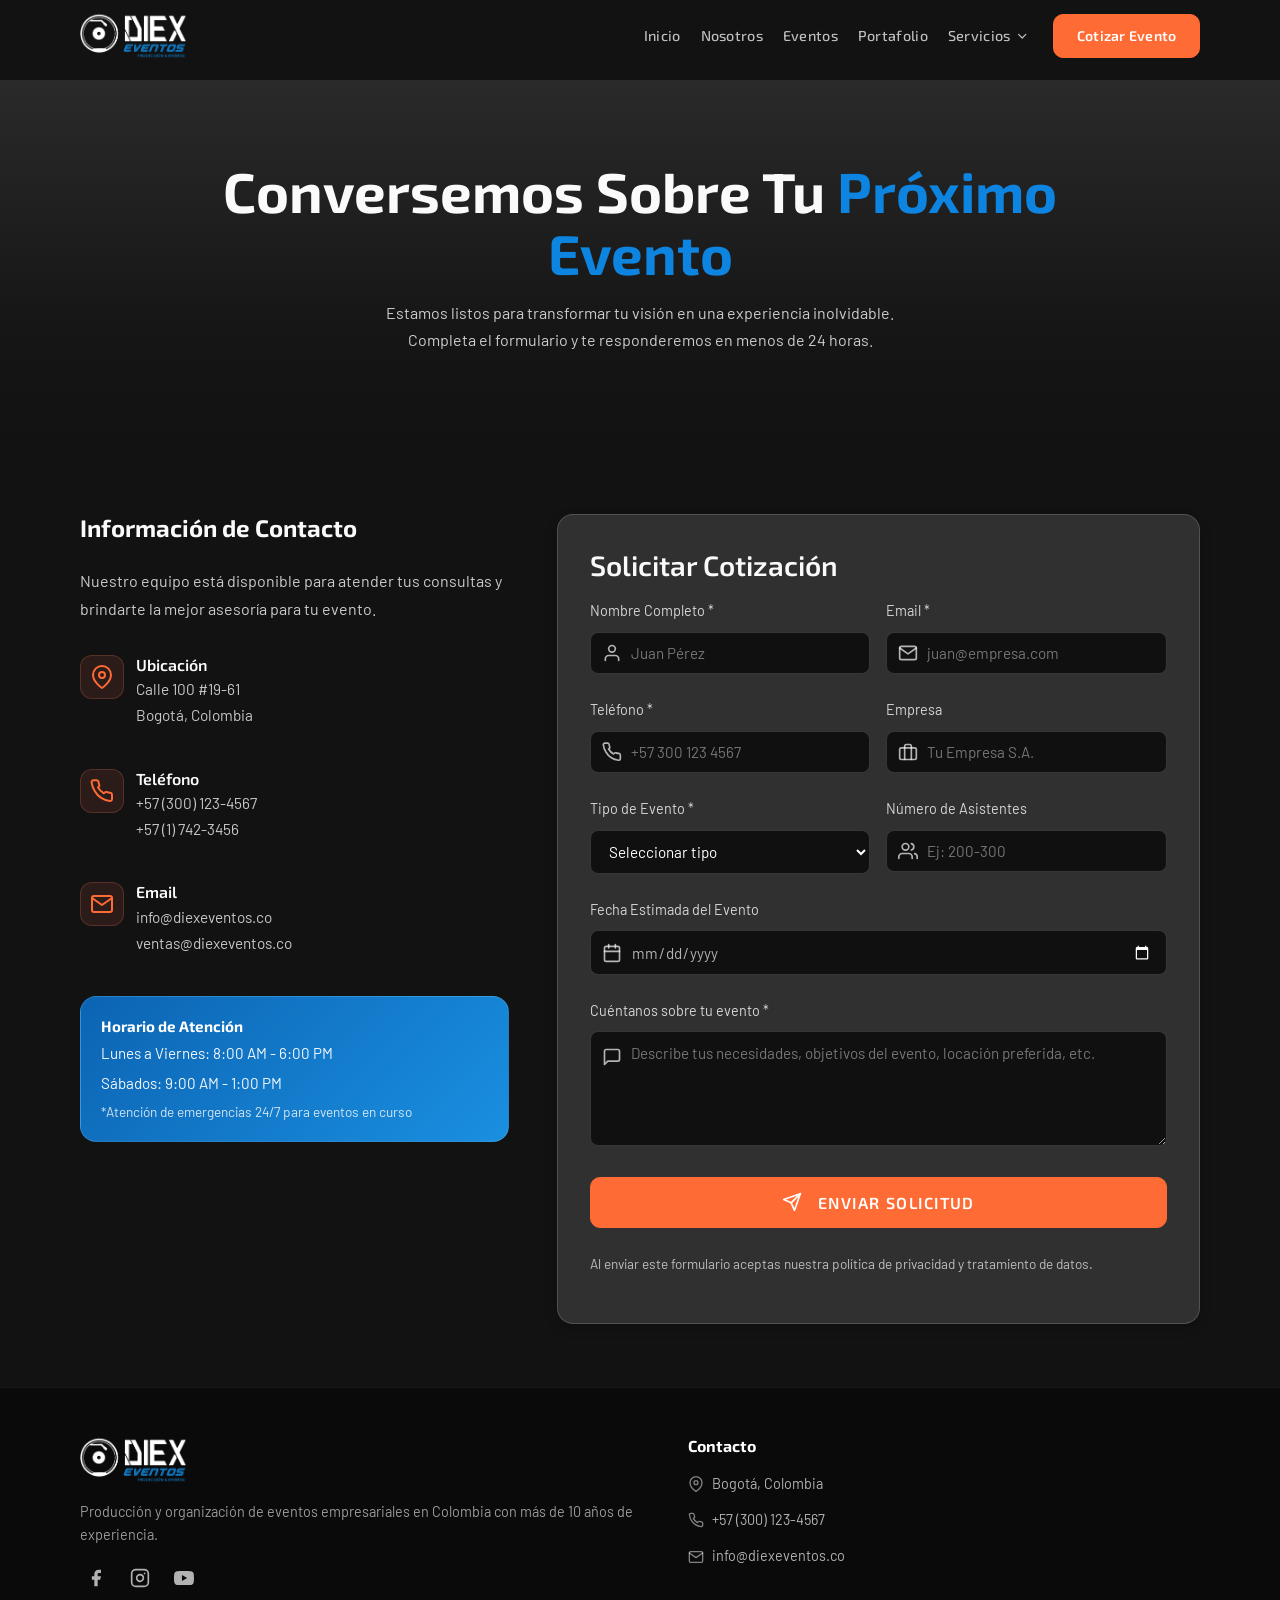
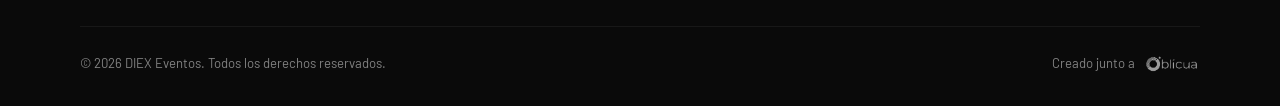
<file: contacto.html>
<!doctype html>
<html lang="es">
  <head>
    <meta charset="UTF-8" />
    <meta name="viewport" content="width=device-width, initial-scale=1.0" />
    <meta
      name="description"
      content="Contacto y cotización de eventos - DIEX Eventos Colombia"
    />
    <title>Contacto - DIEX Eventos</title>
    <link rel="preconnect" href="https://fonts.googleapis.com" />
    <link rel="preconnect" href="https://fonts.gstatic.com" crossorigin />
    <link rel="stylesheet" href="css/style.css" />
    <style>
      .skip-link {
        position: absolute;
        top: -9999px;
        left: var(--space-4);
        background: var(--color-molten-orange);
        color: #fff;
        padding: var(--space-2) var(--space-4);
        border-radius: var(--radius-md);
        z-index: 9999;
        font-weight: 600;
      }
      .skip-link:focus {
        top: var(--space-4);
      }
    </style>
  </head>
  <body>
    <div id="navbar-placeholder"></div>

    <main id="main-content" class="pt-20">
      <!-- HERO -->
      <section
        class="page-hero scroll-anim"
        id="hero-section"
        aria-labelledby="contacto-heading"
      >
        <div
          class="container section-center"
          style="max-width: 56rem; margin-inline: auto"
        >
          <h1 class="section-heading" id="contacto-heading">
            Conversemos Sobre Tu
            <span class="text-primary">Próximo Evento</span>
          </h1>
          <p class="section-subtext">
            Estamos listos para transformar tu visión en una experiencia
            inolvidable. Completa el formulario y te responderemos en menos de
            24 horas.
          </p>
        </div>
      </section>

      <!-- CONTENIDO -->
      <section
        class="py-16 scroll-anim"
        id="content-section"
        aria-label="Información de contacto y formulario"
      >
        <div class="container">
          <div class="contact-grid">
            <!-- Información lateral -->
            <div>
              <h2
                class="section-heading"
                style="font-size: 1.5rem; margin-bottom: var(--space-6)"
              >
                Información de Contacto
              </h2>
              <p
                style="
                  color: rgba(250, 250, 250, 0.8);
                  line-height: 1.75;
                  margin-bottom: var(--space-8);
                "
              >
                Nuestro equipo está disponible para atender tus consultas y
                brindarte la mejor asesoría para tu evento.
              </p>

              <div
                style="
                  display: flex;
                  flex-direction: column;
                  gap: var(--space-6);
                "
              >
                <!-- Ubicación -->
                <div class="contact-info-item">
                  <div class="contact-info-icon" aria-hidden="true">
                    <svg
                      width="24"
                      height="24"
                      viewBox="0 0 24 24"
                      fill="none"
                      stroke="currentColor"
                      stroke-width="2"
                      stroke-linecap="round"
                      stroke-linejoin="round"
                    >
                      <path
                        d="M21 10c0 7-9 13-9 13s-9-6-9-13a9 9 0 0 1 18 0z"
                      />
                      <circle cx="12" cy="10" r="3" />
                    </svg>
                  </div>
                  <div>
                    <h4 class="contact-info-title">Ubicación</h4>
                    <p class="contact-info-text">
                      Calle 100 #19-61<br />Bogotá, Colombia
                    </p>
                  </div>
                </div>

                <!-- Teléfono -->
                <div class="contact-info-item">
                  <div class="contact-info-icon" aria-hidden="true">
                    <svg
                      width="24"
                      height="24"
                      viewBox="0 0 24 24"
                      fill="none"
                      stroke="currentColor"
                      stroke-width="2"
                      stroke-linecap="round"
                      stroke-linejoin="round"
                    >
                      <path
                        d="M22 16.92v3a2 2 0 0 1-2.18 2 19.79 19.79 0 0 1-8.63-3.07A19.5 19.5 0 0 1 4.69 12 19.79 19.79 0 0 1 1.58 3.49 2 2 0 0 1 3.54 1.27h3a2 2 0 0 1 2 1.72c.127.96.361 1.903.7 2.81a2 2 0 0 1-.45 2.11L7.91 8.37a16 16 0 0 0 6 6l.88-.88a2 2 0 0 1 2.11-.45c.907.339 1.85.573 2.81.7A2 2 0 0 1 22 15.92z"
                      />
                    </svg>
                  </div>
                  <div>
                    <h4 class="contact-info-title">Teléfono</h4>
                    <p class="contact-info-text">
                      +57 (300) 123-4567<br />+57 (1) 742-3456
                    </p>
                  </div>
                </div>

                <!-- Email -->
                <div class="contact-info-item">
                  <div class="contact-info-icon" aria-hidden="true">
                    <svg
                      width="24"
                      height="24"
                      viewBox="0 0 24 24"
                      fill="none"
                      stroke="currentColor"
                      stroke-width="2"
                      stroke-linecap="round"
                      stroke-linejoin="round"
                    >
                      <path
                        d="M4 4h16c1.1 0 2 .9 2 2v12c0 1.1-.9 2-2 2H4c-1.1 0-2-.9-2-2V6c0-1.1.9-2 2-2z"
                      />
                      <polyline points="22,6 12,13 2,6" />
                    </svg>
                  </div>
                  <div>
                    <h4 class="contact-info-title">Email</h4>
                    <p class="contact-info-text">
                      info@diexeventos.co<br />ventas@diexeventos.co
                    </p>
                  </div>
                </div>
              </div>

              <!-- Horario -->
              <div
                class="contact-hours-card"
                role="complementary"
                aria-label="Horario de atención"
              >
                <h4>Horario de Atención</h4>
                <p>Lunes a Viernes: 8:00 AM - 6:00 PM</p>
                <p>Sábados: 9:00 AM - 1:00 PM</p>
                <p class="note">
                  *Atención de emergencias 24/7 para eventos en curso
                </p>
              </div>
            </div>

            <!-- Formulario -->
            <div class="contact-form-card">
              <h3>Solicitar Cotización</h3>
              <form
                id="contact-form"
                novalidate
                aria-label="Formulario de cotización"
              >
                <div
                  style="
                    display: flex;
                    flex-direction: column;
                    gap: var(--space-6);
                  "
                >
                  <!-- Fila 1 -->
                  <div class="form-row">
                    <div class="form-group">
                      <label class="form-label" for="name"
                        >Nombre Completo *</label
                      >
                      <div class="form-input-wrap">
                        <svg
                          class="form-input-icon"
                          width="20"
                          height="20"
                          viewBox="0 0 24 24"
                          fill="none"
                          stroke="currentColor"
                          stroke-width="2"
                          stroke-linecap="round"
                          stroke-linejoin="round"
                          aria-hidden="true"
                        >
                          <path d="M20 21v-2a4 4 0 0 0-4-4H8a4 4 0 0 0-4 4v2" />
                          <circle cx="12" cy="7" r="4" />
                        </svg>
                        <input
                          type="text"
                          id="name"
                          name="name"
                          class="form-input form-input--icon"
                          placeholder="Juan Pérez"
                          required
                          autocomplete="name"
                        />
                      </div>
                    </div>
                    <div class="form-group">
                      <label class="form-label" for="email">Email *</label>
                      <div class="form-input-wrap">
                        <svg
                          class="form-input-icon"
                          width="20"
                          height="20"
                          viewBox="0 0 24 24"
                          fill="none"
                          stroke="currentColor"
                          stroke-width="2"
                          stroke-linecap="round"
                          stroke-linejoin="round"
                          aria-hidden="true"
                        >
                          <path
                            d="M4 4h16c1.1 0 2 .9 2 2v12c0 1.1-.9 2-2 2H4c-1.1 0-2-.9-2-2V6c0-1.1.9-2 2-2z"
                          />
                          <polyline points="22,6 12,13 2,6" />
                        </svg>
                        <input
                          type="email"
                          id="email"
                          name="email"
                          class="form-input form-input--icon"
                          placeholder="juan@empresa.com"
                          required
                          autocomplete="email"
                        />
                      </div>
                    </div>
                  </div>

                  <!-- Fila 2 -->
                  <div class="form-row">
                    <div class="form-group">
                      <label class="form-label" for="phone">Teléfono *</label>
                      <div class="form-input-wrap">
                        <svg
                          class="form-input-icon"
                          width="20"
                          height="20"
                          viewBox="0 0 24 24"
                          fill="none"
                          stroke="currentColor"
                          stroke-width="2"
                          stroke-linecap="round"
                          stroke-linejoin="round"
                          aria-hidden="true"
                        >
                          <path
                            d="M22 16.92v3a2 2 0 0 1-2.18 2 19.79 19.79 0 0 1-8.63-3.07A19.5 19.5 0 0 1 4.69 12 19.79 19.79 0 0 1 1.58 3.49 2 2 0 0 1 3.54 1.27h3a2 2 0 0 1 2 1.72c.127.96.361 1.903.7 2.81a2 2 0 0 1-.45 2.11L7.91 8.37a16 16 0 0 0 6 6l.88-.88a2 2 0 0 1 2.11-.45c.907.339 1.85.573 2.81.7A2 2 0 0 1 22 15.92z"
                          />
                        </svg>
                        <input
                          type="tel"
                          id="phone"
                          name="phone"
                          class="form-input form-input--icon"
                          placeholder="+57 300 123 4567"
                          required
                          autocomplete="tel"
                        />
                      </div>
                    </div>
                    <div class="form-group">
                      <label class="form-label" for="company">Empresa</label>
                      <div class="form-input-wrap">
                        <svg
                          class="form-input-icon"
                          width="20"
                          height="20"
                          viewBox="0 0 24 24"
                          fill="none"
                          stroke="currentColor"
                          stroke-width="2"
                          stroke-linecap="round"
                          stroke-linejoin="round"
                          aria-hidden="true"
                        >
                          <rect
                            x="2"
                            y="7"
                            width="20"
                            height="14"
                            rx="2"
                            ry="2"
                          />
                          <path
                            d="M16 21V5a2 2 0 0 0-2-2h-4a2 2 0 0 0-2 2v16"
                          />
                        </svg>
                        <input
                          type="text"
                          id="company"
                          name="company"
                          class="form-input form-input--icon"
                          placeholder="Tu Empresa S.A."
                          autocomplete="organization"
                        />
                      </div>
                    </div>
                  </div>

                  <!-- Fila 3 -->
                  <div class="form-row">
                    <div class="form-group">
                      <label class="form-label" for="eventType"
                        >Tipo de Evento *</label
                      >
                      <select
                        id="eventType"
                        name="eventType"
                        class="form-select"
                        required
                      >
                        <option value="">Seleccionar tipo</option>
                        <option value="corporativo">Evento Corporativo</option>
                        <option value="lanzamiento">
                          Lanzamiento de Marca
                        </option>
                        <option value="institucional">
                          Evento Institucional
                        </option>
                        <option value="activacion">Activación</option>
                        <option value="otro">Otro</option>
                      </select>
                    </div>
                    <div class="form-group">
                      <label class="form-label" for="attendees"
                        >Número de Asistentes</label
                      >
                      <div class="form-input-wrap">
                        <svg
                          class="form-input-icon"
                          width="20"
                          height="20"
                          viewBox="0 0 24 24"
                          fill="none"
                          stroke="currentColor"
                          stroke-width="2"
                          stroke-linecap="round"
                          stroke-linejoin="round"
                          aria-hidden="true"
                        >
                          <path d="M17 21v-2a4 4 0 0 0-4-4H5a4 4 0 0 0-4 4v2" />
                          <circle cx="9" cy="7" r="4" />
                          <path d="M23 21v-2a4 4 0 0 0-3-3.87" />
                          <path d="M16 3.13a4 4 0 0 1 0 7.75" />
                        </svg>
                        <input
                          type="text"
                          id="attendees"
                          name="attendees"
                          class="form-input form-input--icon"
                          placeholder="Ej: 200-300"
                        />
                      </div>
                    </div>
                  </div>

                  <!-- Fecha -->
                  <div class="form-group">
                    <label class="form-label" for="date"
                      >Fecha Estimada del Evento</label
                    >
                    <div class="form-input-wrap">
                      <svg
                        class="form-input-icon"
                        width="20"
                        height="20"
                        viewBox="0 0 24 24"
                        fill="none"
                        stroke="currentColor"
                        stroke-width="2"
                        stroke-linecap="round"
                        stroke-linejoin="round"
                        aria-hidden="true"
                      >
                        <rect
                          x="3"
                          y="4"
                          width="18"
                          height="18"
                          rx="2"
                          ry="2"
                        />
                        <line x1="16" y1="2" x2="16" y2="6" />
                        <line x1="8" y1="2" x2="8" y2="6" />
                        <line x1="3" y1="10" x2="21" y2="10" />
                      </svg>
                      <input
                        type="date"
                        id="date"
                        name="date"
                        class="form-input form-input--icon"
                      />
                    </div>
                  </div>

                  <!-- Mensaje -->
                  <div class="form-group">
                    <label class="form-label" for="message"
                      >Cuéntanos sobre tu evento *</label
                    >
                    <div class="form-input-wrap">
                      <svg
                        class="form-input-icon--top"
                        style="
                          position: absolute;
                          left: var(--space-3);
                          top: var(--space-4);
                        "
                        width="20"
                        height="20"
                        viewBox="0 0 24 24"
                        fill="none"
                        stroke="currentColor"
                        stroke-width="2"
                        stroke-linecap="round"
                        stroke-linejoin="round"
                        aria-hidden="true"
                      >
                        <path
                          d="M21 15a2 2 0 0 1-2 2H7l-4 4V5a2 2 0 0 1 2-2h14a2 2 0 0 1 2 2z"
                        />
                      </svg>
                      <textarea
                        id="message"
                        name="message"
                        class="form-textarea form-textarea--icon"
                        rows="5"
                        required
                        placeholder="Describe tus necesidades, objetivos del evento, locación preferida, etc."
                        style="padding-left: var(--space-10)"
                      ></textarea>
                    </div>
                  </div>

                  <!-- Submit -->
                  <button
                    type="submit"
                    class="btn btn--primary btn--lg btn--full"
                  >
                    <svg
                      width="20"
                      height="20"
                      viewBox="0 0 24 24"
                      fill="none"
                      stroke="currentColor"
                      stroke-width="2"
                      stroke-linecap="round"
                      stroke-linejoin="round"
                      aria-hidden="true"
                      style="margin-right: 0.5rem"
                    >
                      <line x1="22" y1="2" x2="11" y2="13" />
                      <polygon points="22 2 15 22 11 13 2 9 22 2" />
                    </svg>
                    Enviar Solicitud
                  </button>

                  <p class="form-note">
                    Al enviar este formulario aceptas nuestra política de
                    privacidad y tratamiento de datos.
                  </p>
                </div>
              </form>
            </div>
          </div>
        </div>
      </section>
    </main>

    <div id="footer-placeholder"></div>

    <script src="js/events-data.js"></script>
    <script src="js/components.js"></script>
    <script src="js/main.js"></script>
    <script>
      document.addEventListener("DOMContentLoaded", () => {
        const { initScrollAnimation } = window.DiexAnimations;

        initScrollAnimation(document.getElementById("hero-section"), {
          zoomIntensity: 0.1,
          threshold: 0.3,
        });

        initScrollAnimation(document.getElementById("content-section"), {
          zoomIntensity: 0.08,
          threshold: 0.2,
        });

        const form = document.getElementById("contact-form");
        if (form) {
          form.addEventListener("submit", function (e) {
            e.preventDefault();
            const data = Object.fromEntries(new FormData(this));
            console.log("Formulario enviado:", data);
            alert(
              "¡Gracias por tu interés! Nos pondremos en contacto contigo pronto.",
            );
            this.reset();
          });
        }
      });
    </script>
  </body>
</html>
</file>
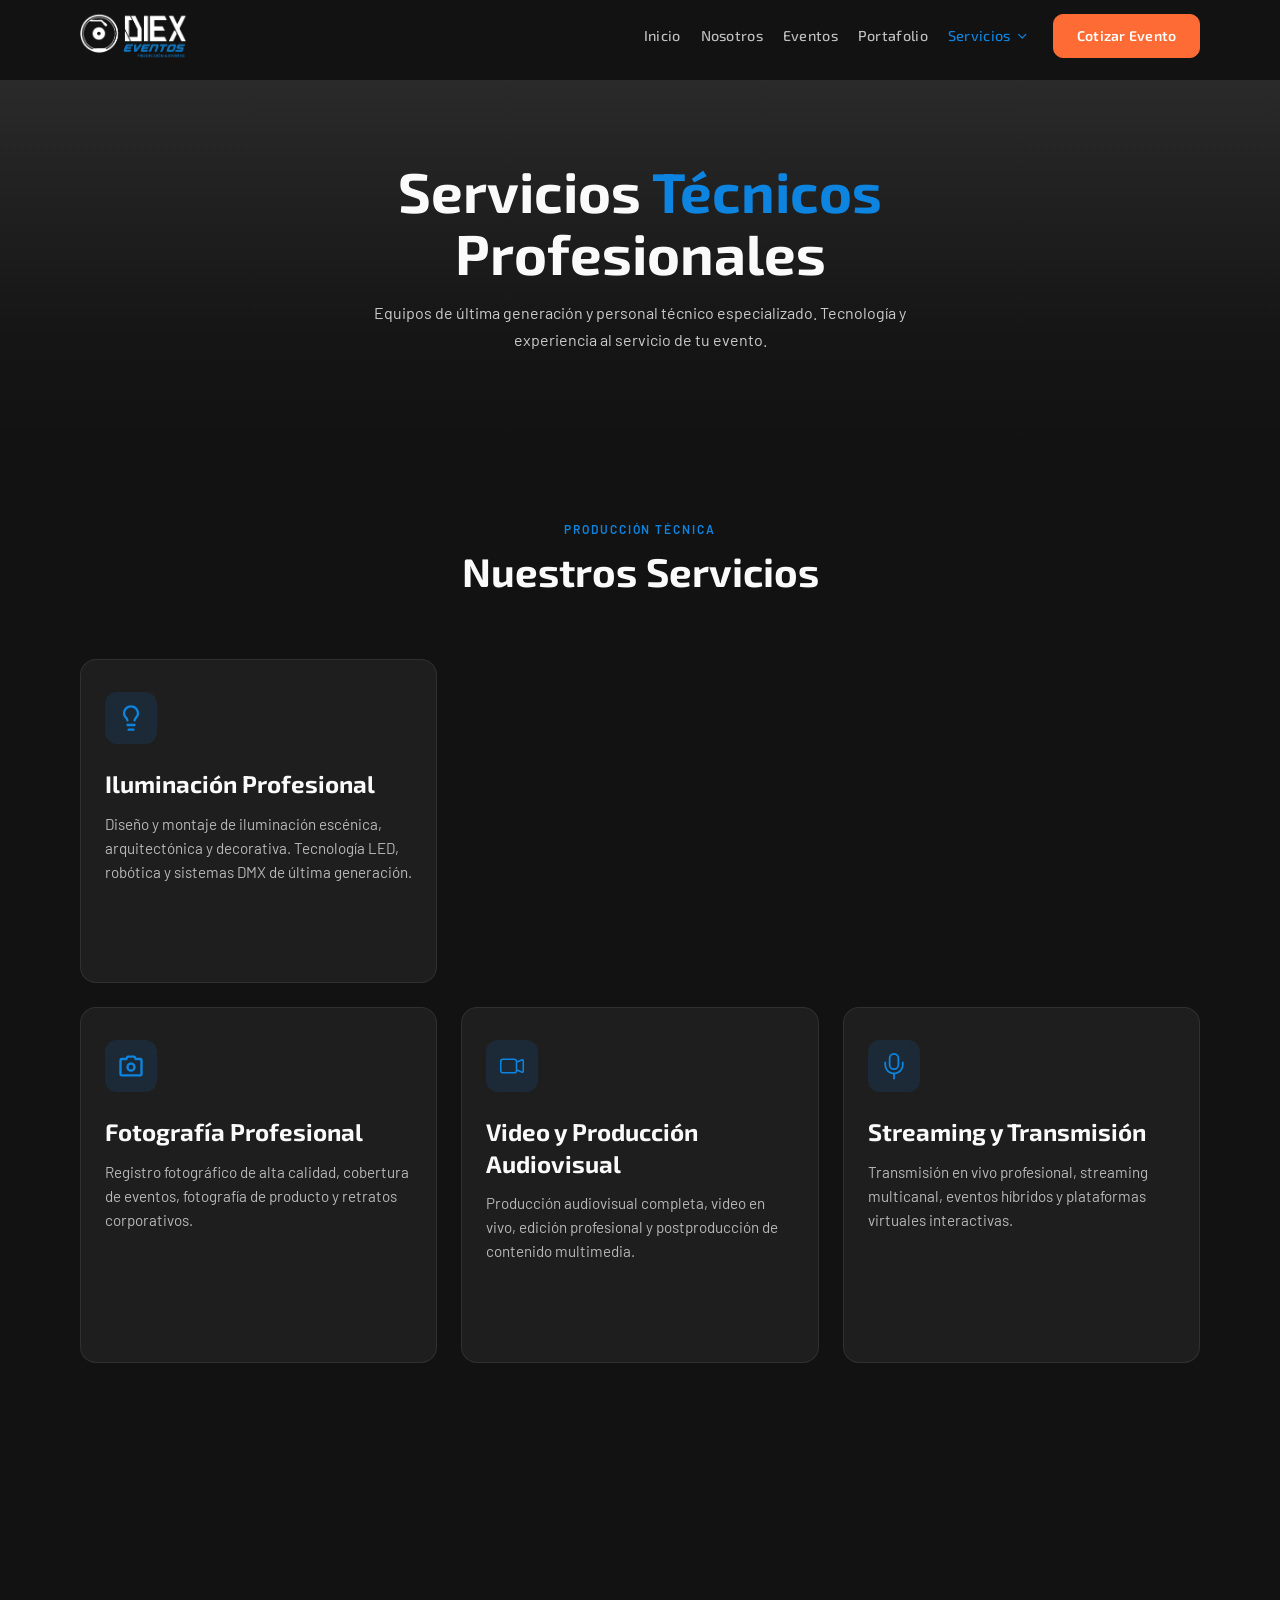
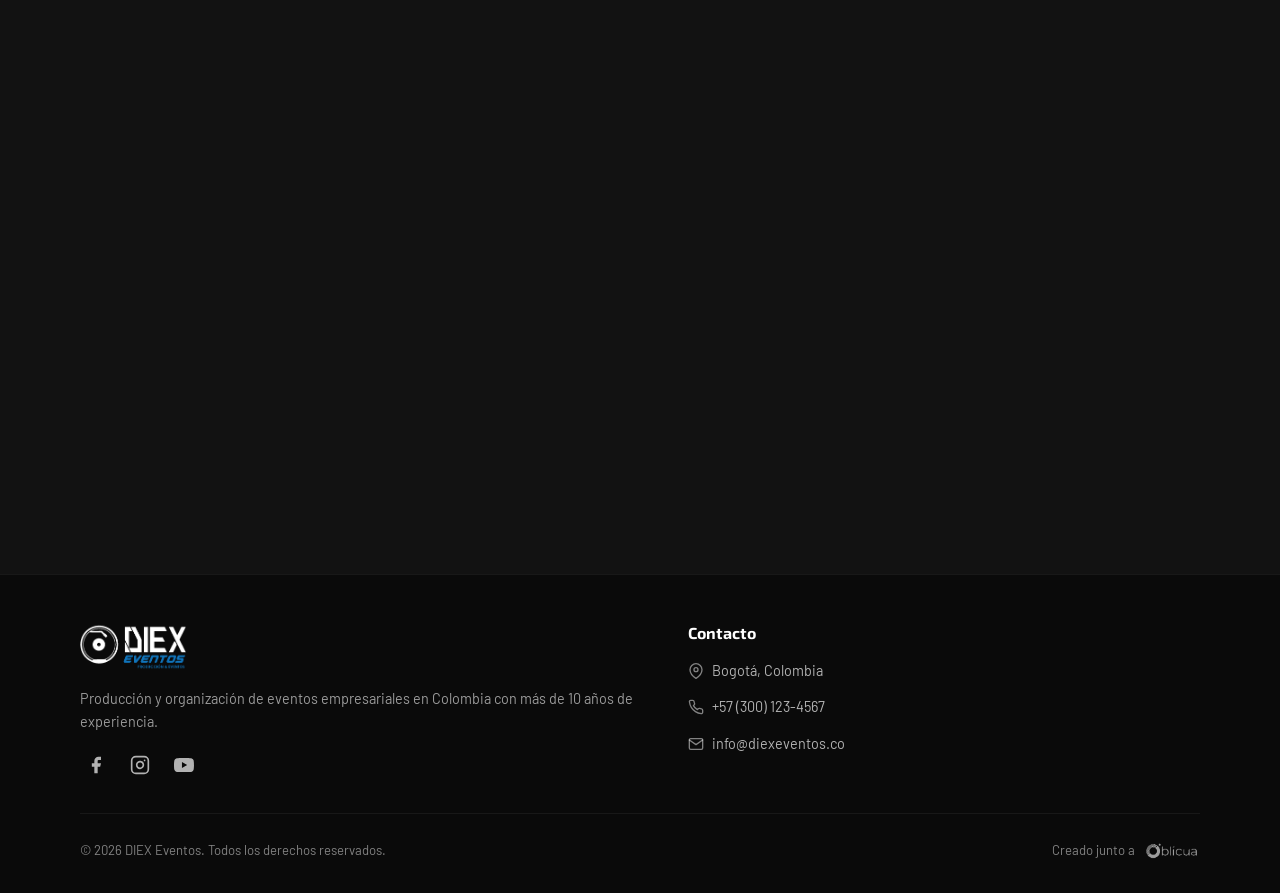
<file: servicios.html>
<!doctype html>
<html lang="es">
  <head>
    <meta charset="UTF-8" />
    <meta name="viewport" content="width=device-width, initial-scale=1.0" />
    <meta
      name="description"
      content="Servicios integrales de producción de eventos - DIEX Eventos Colombia"
    />
    <title>Servicios - DIEX Eventos</title>
    <link rel="preconnect" href="https://fonts.googleapis.com" />
    <link rel="preconnect" href="https://fonts.gstatic.com" crossorigin />
    <link rel="stylesheet" href="css/style.css" />
    <style>
      .skip-link {
        position: absolute;
        top: -9999px;
        left: var(--space-4);
        background: var(--color-molten-orange);
        color: #fff;
        padding: var(--space-2) var(--space-4);
        border-radius: var(--radius-md);
        z-index: 9999;
        font-weight: 600;
      }
      .skip-link:focus {
        top: var(--space-4);
      }
    </style>
  </head>
  <body>
    <div id="navbar-placeholder"></div>

    <main id="main-content" class="pt-20">
      <section
        class="page-hero scroll-anim"
        id="hero-section"
        aria-labelledby="servicios-heading"
      >
        <div
          class="container section-center"
          style="max-width: 56rem; margin-inline: auto"
        >
          <h1 class="section-heading" id="servicios-heading">
            Servicios <span class="text-primary">Técnicos</span> Profesionales
          </h1>
          <p class="section-subtext">
            Equipos de última generación y personal técnico especializado.
            Tecnología y experiencia al servicio de tu evento.
          </p>
        </div>
      </section>

      <section
        class="py-16 bg-darkest scroll-anim"
        id="services-section"
        aria-labelledby="tipos-heading"
      >
        <div class="container">
          <div class="section-center mb-16">
            <span class="section-label">Producción Técnica</span>
            <h2 class="section-heading" id="tipos-heading">
              Nuestros Servicios
            </h2>
          </div>
          <div class="services-grid" id="services-grid"></div>
        </div>
      </section>

      <section
        class="cta-section py-24 scroll-anim section-center"
        id="cta-section"
        aria-label="Llamada a la acción"
      >
        <div class="cta-section__pattern" aria-hidden="true"></div>
        <div
          class="container cta-section__content"
          style="max-width: 56rem; margin-inline: auto"
        >
          <h2 class="section-heading">¿Necesitas un servicio específico?</h2>
          <p class="section-subtext" style="margin-bottom: var(--space-8)">
            Contáctanos para una cotización personalizada. Diseñamos soluciones
            a la medida de tus necesidades.
          </p>
          <a href="contacto.html" class="btn btn--white btn--lg">
            Solicitar Cotización
          </a>
        </div>
      </section>
    </main>

    <div id="footer-placeholder"></div>

    <script src="js/services.js"></script>
    <script src="js/events-data.js"></script>
    <script src="js/components.js"></script>
    <script src="js/main.js"></script>
    <script>
      document.addEventListener("DOMContentLoaded", () => {
        const { initScrollAnimation, initScrollReveal } = window.DiexAnimations;

        initScrollAnimation(document.getElementById("hero-section"), {
          zoomIntensity: 0.1,
          threshold: 0.3,
        });

        initScrollAnimation(document.getElementById("services-section"), {
          zoomIntensity: 0.08,
          threshold: 0.2,
        });

        initScrollAnimation(document.getElementById("cta-section"), {
          zoomIntensity: 0.12,
          threshold: 0.3,
        });

        const SERVICES = window.DIEX_SERVICES || [];

        const grid = document.getElementById("services-grid");

        if (grid) {
          grid.innerHTML = SERVICES.map(
            (s) => `
              <a class="service-card" href="servicio-detalle.html?slug=${s.slug}" aria-label="Ver detalle de ${s.title}">
                <div class="service-card__overlay" aria-hidden="true"></div>
                <div class="service-card__glow" aria-hidden="true"></div>
                <div class="service-card__corner" aria-hidden="true"></div>
                <div class="service-card__content">
                  <div class="service-card__icon-wrap">
                    <span class="service-card__icon">${s.svg}</span>
                  </div>
                  <h3 class="service-card__title">${s.title}</h3>
                  <p class="service-card__desc">${s.desc}</p>

                  <span class="service-card__more">
                    Ver más
                    <svg width="16" height="16" viewBox="0 0 24 24" fill="none" aria-hidden="true">
                      <path d="M5 12h14M13 5l7 7-7 7" stroke="currentColor" stroke-width="2" stroke-linecap="round" stroke-linejoin="round"/>
                    </svg>
                  </span>
                </div>
              </a>
            `,
          ).join("");

          grid
            .querySelectorAll(".service-card")
            .forEach((card, i) => initScrollReveal(card, i * 100));
        }
      });
    </script>
  </body>
</html>
</file>
<file: css/style.css>
/* ----------------------------------------------------
   FUENTES Y RESETEO BÁSICO
---------------------------------------------------- */
@import url("https://fonts.googleapis.com/css2?family=Exo+2:wght@400;600;700;800&family=Barlow:wght@300;400;500;600&display=swap");

:root {
  /* Colores DIEX */
  --color-primary: #0d84e0;
  --color-secondary-1: #2261d0;
  --color-secondary-2: #363ebf;
  --color-secondary-3: #5e3ec6;
  --color-secondary-4: #c345a5;
  --color-secondary-5: #db3c8c;
  --color-secondary-6: #ea4c16;

  --color-bright-snow: #f8f9fa;
  --color-molten-orange: #ff6b35;
  --color-vivid-tangerine: #f3801b;

  --color-neutral-light: #fafafa;
  --color-neutral-dark: #333333;
  --color-neutral-darkest: #121212;

  --font-display: "Exo 2", system-ui, -apple-system, sans-serif;
  --font-body: "Barlow", system-ui, -apple-system, sans-serif;

  --space-1: 0.25rem;
  --space-2: 0.5rem;
  --space-3: 0.75rem;
  --space-4: 1rem;
  --space-5: 1.25rem;
  --space-6: 1.5rem;
  --space-8: 2rem;
  --space-10: 2.5rem;
  --space-12: 3rem;
  --space-16: 4rem;
  --space-20: 5rem;
  --space-24: 6rem;

  --radius-sm: 0.375rem;
  --radius-md: 0.5rem;
  --radius-lg: 0.75rem;
  --radius-xl: 1rem;
  --radius-full: 9999px;

  --shadow-sm: 0 1px 2px rgba(0, 0, 0, 0.15);
  --shadow-md: 0 4px 12px rgba(0, 0, 0, 0.2);
  --shadow-lg: 0 12px 32px rgba(0, 0, 0, 0.35);

  --content-default: 72rem;
}

*,
*::before,
*::after {
  box-sizing: border-box;
}

html {
  scroll-behavior: smooth;
}

body {
  margin: 0;
  min-height: 100vh;
  background: var(--color-neutral-darkest);
  color: var(--color-neutral-light);
  font-family: var(--font-body);
  font-size: 16px;
  line-height: 1.7;
}

/* Tipografía base */
h1,
h2,
h3,
h4,
h5,
h6 {
  font-family: var(--font-display);
  margin: 0 0 var(--space-4);
  line-height: 1.2;
  font-weight: 700;
}

h1 {
  font-size: 3.5rem;
  line-height: 1.1;
  font-weight: 700;
}

h2 {
  font-size: 2.5rem;
  line-height: 1.2;
}

h3 {
  font-size: 1.75rem;
  line-height: 1.3;
  font-weight: 600;
}

p {
  margin: 0 0 var(--space-4);
}

a {
  color: inherit;
  text-decoration: none;
}

img {
  max-width: 100%;
  display: block;
}

@media (max-width: 768px) {
  h1 {
    font-size: 2.25rem;
  }
  h2 {
    font-size: 1.875rem;
  }
  h3 {
    font-size: 1.5rem;
  }
}

/* ----------------------------------------------------
   LAYOUT GENERAL
---------------------------------------------------- */
.container {
  max-width: var(--content-default);
  margin-inline: auto;
  padding-inline: var(--space-4);
}

.pt-20 {
  padding-top: 5rem;
}

.py-8 {
  padding-block: var(--space-8);
}

.py-16 {
  padding-block: var(--space-16);
}

.py-24 {
  padding-block: var(--space-24);
}

.section-center {
  text-align: center;
}

.mb-12 {
  margin-bottom: var(--space-12);
}

.mb-16 {
  margin-bottom: var(--space-16);
}

.mt-12 {
  margin-top: var(--space-12);
}

main {
  position: relative;
  z-index: 0;
}

/* ----------------------------------------------------
   NAVBAR
---------------------------------------------------- */
.navbar {
  position: fixed;
  top: 0;
  left: 0;
  right: 0;
  z-index: 110;
  background: transparent;
  backdrop-filter: blur(0px);
  border-bottom: 1px solid transparent;
  transition:
    background 0.35s ease,
    backdrop-filter 0.35s ease,
    border-color 0.35s ease;
}

.navbar.is-scrolled {
  background: rgba(18, 18, 18, 0.95);
  backdrop-filter: blur(14px);
  border-bottom-color: rgba(248, 249, 250, 0.06);
}

.navbar-inner {
  display: flex;
  align-items: center;
  justify-content: space-between;
  padding-block: var(--space-3);
}

.navbar-brand {
  display: inline-flex;
  align-items: center;
}

.navbar-logo {
  height: 48px;
  width: auto;
  display: block;
}

.navbar-logo img {
  width: 100%;
  height: 100%;
  object-fit: cover;
}

.navbar-title {
  font-family: var(--font-display);
  font-size: 1.125rem;
  font-weight: 700;
  letter-spacing: 0.06em;
  text-transform: uppercase;
}

.navbar-right {
  display: flex;
  align-items: center;
  gap: var(--space-6);
}

.navbar-nav {
  display: flex;
  align-items: center;
  gap: var(--space-5);
}

.navbar-link {
  font-family: var(--font-display);
  font-size: 0.9rem;
  font-weight: 500;
  letter-spacing: 0.02em;
  color: rgba(250, 250, 250, 0.75);
  padding-block: 0.35rem;
  text-decoration: none;
  border: none;
  transition: color 0.2s ease;
}

.navbar-link:hover {
  color: var(--color-molten-orange);
}

.navbar-link--active {
  color: var(--color-primary);
}

.navbar-link--active:hover {
  color: var(--color-primary);
}

.navbar-dropdown {
  position: relative;
  display: flex;
  align-items: center;
}

.navbar-link--dropdown {
  display: inline-flex;
  align-items: center;
  gap: 0.28rem;
}

.navbar-link__caret {
  width: 0.9rem;
  height: 0.9rem;
  transition: transform 0.25s ease;
}

.navbar-dropdown.is-open .navbar-link__caret,
.navbar-dropdown:hover .navbar-link__caret {
  transform: rotate(180deg);
}

.navbar-dropdown-menu {
  position: absolute;
  top: 100%;
  right: 0;
  min-width: 18rem;
  padding-top: 0.7rem;
  opacity: 0;
  visibility: hidden;
  pointer-events: none;
  transform: translateY(6px);
  transition:
    opacity 0.22s ease,
    transform 0.22s ease,
    visibility 0.22s ease;
  z-index: 140;
}

.navbar-dropdown-menu::before {
  content: "";
  position: absolute;
  top: 0.2rem;
  left: 0;
  right: 0;
  height: 1rem;
}

.navbar-dropdown-menu::after {
  content: "";
  position: absolute;
  top: 0.7rem;
  right: 0;
  width: 100%;
  min-width: 18rem;
  background: rgba(10, 10, 10, 0.98);
  border: 1px solid rgba(250, 250, 250, 0.12);
  border-radius: 0.8rem;
  box-shadow: 0 24px 50px rgba(0, 0, 0, 0.35);
  bottom: 0;
  z-index: -1;
}

.navbar-dropdown.is-open .navbar-dropdown-menu,
.navbar-dropdown:hover .navbar-dropdown-menu,
.navbar-dropdown:focus-within .navbar-dropdown-menu {
  opacity: 1;
  visibility: visible;
  pointer-events: auto;
  transform: translateY(0);
}

.navbar-dropdown-menu__link {
  display: block;
  padding: 0.9rem 1rem;
  color: rgba(250, 250, 250, 0.9);
  text-decoration: none;
  font-size: 0.96rem;
  line-height: 1;
  border-radius: 0;
  transition:
    background 0.2s ease,
    color 0.2s ease;
}

.navbar-dropdown-menu__link:hover,
.navbar-dropdown-menu__link:focus-visible,
.navbar-dropdown-menu__link--active {
  background: rgba(255, 255, 255, 0.1);
  color: var(--color-molten-orange);
}

.navbar-dropdown-menu__link:first-child:hover,
.navbar-dropdown-menu__link:first-child:focus-visible,
.navbar-dropdown-menu__link:first-child.navbar-dropdown-menu__link--active {
  border-top-left-radius: 0.8rem;
  border-top-right-radius: 0.8rem;
}

.navbar-dropdown-menu__link:last-child:hover,
.navbar-dropdown-menu__link:last-child:focus-visible,
.navbar-dropdown-menu__link:last-child.navbar-dropdown-menu__link--active {
  border-bottom-left-radius: 0.8rem;
  border-bottom-right-radius: 0.8rem;
}

.navbar-dropdown-menu__link--active {
  font-weight: 600;
}

.navbar-dropdown-menu__link--all {
  font-weight: 700;
  border-bottom: 1px solid rgba(250, 250, 250, 0.08);
  margin-bottom: 0.25rem;
}

.navbar-cta {
  display: inline-flex;
  align-items: center;
  justify-content: center;
  padding: 0.55rem 1.4rem;
  background: var(--color-molten-orange);
  border: 1px solid var(--color-molten-orange);
  color: #fff;
  font-family: var(--font-display);
  font-size: 0.88rem;
  font-weight: 600;
  letter-spacing: 0.02em;
  border-radius: 10px;
  text-decoration: none;
  box-shadow: none;
  white-space: nowrap;
  transition:
    background 0.2s ease,
    border-color 0.2s ease,
    transform 0.15s ease,
    box-shadow 0.2s ease;
}

.navbar-cta:hover {
  background: var(--color-vivid-tangerine);
  border-color: var(--color-vivid-tangerine);
  transform: translateY(-1px);
  box-shadow: 0 10px 25px rgba(255, 107, 53, 0.35);
}

.navbar-cta:focus-visible {
  background: var(--color-vivid-tangerine);
  border-color: var(--color-vivid-tangerine);
  transform: translateY(-1px);
  box-shadow: 0 10px 25px rgba(255, 107, 53, 0.35);
}

/* ---- HAMBURGER BUTTON ---- */
.navbar-hamburger {
  display: none;
  align-items: center;
  justify-content: center;
  width: 2.5rem;
  height: 2.5rem;
  background: transparent;
  border: none;
  cursor: pointer;
  padding: 0;
  position: relative;
  z-index: 130;
  color: #fff;
}

.navbar-hamburger__lines {
  position: relative;
  width: 22px;
  height: 22px;
  display: block;
}

.navbar-hamburger__line {
  position: absolute;
  left: 0;
  width: 100%;
  height: 2px;
  background: currentColor;
  border-radius: 2px;
  transition:
    transform 0.3s ease,
    opacity 0.3s ease,
    top 0.3s ease;
}

.navbar-hamburger__line:nth-child(1) {
  top: 4px;
}

.navbar-hamburger__line:nth-child(2) {
  top: 10px;
}

.navbar-hamburger__line:nth-child(3) {
  top: 16px;
}

.navbar-hamburger.is-open {
  position: fixed;
  top: 1rem;
  right: 1rem;
  display: flex;
  z-index: 9999;
  color: #fff;
}

.navbar-hamburger.is-open .navbar-hamburger__line:nth-child(1) {
  top: 10px;
  transform: rotate(45deg);
}

.navbar-hamburger.is-open .navbar-hamburger__line:nth-child(2) {
  opacity: 0;
}

.navbar-hamburger.is-open .navbar-hamburger__line:nth-child(3) {
  top: 10px;
  transform: rotate(-45deg);
}

/* Evita que se vea duplicada la X original detrás de la fija */
.navbar.mobile-menu-active .navbar-hamburger {
  opacity: 0;
  pointer-events: none;
}

.navbar.mobile-menu-active .navbar-hamburger.is-open {
  opacity: 1;
  pointer-events: auto;
}

/* ---- MOBILE DRAWER ---- */
.navbar-mobile-drawer {
  position: fixed;
  top: 76px;
  left: 0;
  right: 0;
  z-index: 50;
  background: rgba(10, 10, 10, 0.985);
  backdrop-filter: blur(18px);
  display: flex;
  flex-direction: column;
  padding: 0;
  transform: translateY(-100%);
  opacity: 0;
  pointer-events: none;
  transition:
    transform 0.35s cubic-bezier(0.4, 0, 0.2, 1),
    opacity 0.25s ease;
  overflow: hidden;
}

.navbar-mobile-drawer.is-open {
  transform: translateY(0);
  opacity: 1;
  pointer-events: auto;
}

.navbar-mobile-drawer__top {
  flex-shrink: 0;
  padding: 1.25rem 1.5rem 0.75rem;
  background: transparent;
  border-bottom: none; /* quita la línea blanca */
}

.navbar-mobile-drawer__brand {
  display: inline-flex;
  align-items: center;
}

.navbar-mobile-drawer__brand .navbar-logo {
  height: 48px;
  width: auto;
}

.navbar-mobile-drawer__inner {
  flex: 1;
  display: flex;
  flex-direction: column;
  overflow-y: auto;
  padding: 0.5rem 1.5rem 1.5rem;
}

.navbar-mobile-drawer__nav {
  display: flex;
  flex-direction: column;
  gap: 0.45rem;
}

.navbar-mobile-drawer__link {
  font-family: var(--font-display);
  font-size: 1rem;
  font-weight: 500;
  color: rgba(250, 250, 250, 0.82);
  padding: 0.45rem 0;
  text-decoration: none;
  border: none;
  transition: color 0.2s ease;
}

.navbar-mobile-drawer__link:hover {
  color: var(--color-molten-orange);
}

.navbar-mobile-drawer__link--active {
  color: var(--color-primary);
}

.navbar-mobile-submenu__toggle.navbar-mobile-drawer__link--active {
  color: var(--color-primary);
}

.navbar-mobile-drawer__cta {
  display: flex;
  align-items: center;
  justify-content: center;
  width: 100%;
  margin-top: 1.5rem;
  padding: 0.95rem 1.35rem;
  background: var(--color-molten-orange);
  color: #fff;
  font-family: var(--font-display);
  font-size: 1rem;
  font-weight: 600;
  letter-spacing: 0.02em;
  border-radius: 10px;
  text-decoration: none;
  transition:
    background 0.2s ease,
    transform 0.15s ease;
}

.navbar-mobile-drawer__cta:hover {
  background: #e8611a;
  transform: translateY(-1px);
}

.navbar-mobile-submenu {
  display: flex;
  flex-direction: column;
}

.navbar-mobile-submenu__toggle {
  width: 100%;
  display: flex;
  align-items: center;
  justify-content: space-between;
  text-align: left;
  background: transparent;
  padding-inline: 0;
}

.navbar-mobile-submenu__caret {
  transition: transform 0.25s ease;
}

.navbar-mobile-submenu.is-open .navbar-mobile-submenu__caret {
  transform: rotate(180deg);
}

.navbar-mobile-submenu__panel {
  max-height: 0;
  overflow: hidden;
  opacity: 0;
  transition:
    max-height 0.3s ease,
    opacity 0.25s ease;
}

.navbar-mobile-submenu.is-open .navbar-mobile-submenu__panel {
  max-height: 32rem;
  opacity: 1;
}

.navbar-mobile-submenu__link {
  display: block;
  padding: 0.55rem 0.75rem 0.55rem 1rem;
  color: rgba(250, 250, 250, 0.78);
  text-decoration: none;
  font-size: 0.95rem;
  border-radius: 0.5rem;
  transition:
    color 0.2s ease,
    background 0.2s ease;
}

.navbar-mobile-submenu__link:hover,
.navbar-mobile-submenu__link:focus-visible,
.navbar-mobile-submenu__link--active {
  background: rgba(255, 255, 255, 0.1);
  color: var(--color-molten-orange);
}

.navbar-mobile-submenu__link--active {
  font-weight: 600;
}

/* Body scroll lock when drawer is open */
body.mobile-menu-open {
  overflow: hidden;
}

/* ---- RESPONSIVE NAVBAR ---- */
@media (max-width: 768px) {
  .navbar {
    z-index: 110;
  }

  .navbar-inner {
    min-height: 76px;
    padding-block: 0.75rem;
  }

  .navbar-hamburger {
    display: flex;
  }

  .navbar-right .navbar-nav,
  .navbar-right .navbar-cta {
    display: none;
  }

  .navbar-hamburger.is-open {
    position: fixed;
    top: 1rem;
    right: 1rem;
    z-index: 9999;
  }
}

/* ----------------------------------------------------
   FOOTER
---------------------------------------------------- */
.site-footer {
  border-top: 1px solid rgba(248, 249, 250, 0.06);
  background: #0a0a0a;
  padding-block: var(--space-12) var(--space-8);
  margin-top: 0;
}

.site-footer-inner {
  display: flex;
  flex-direction: column;
  gap: var(--space-8);
}

.site-footer-main {
  display: flex;
  flex-wrap: wrap;
  gap: var(--space-12);
  justify-content: space-between;
}

.site-footer-left {
  flex: 1;
  max-width: 50%;
  display: flex;
  flex-direction: column;
  gap: var(--space-4);
}

.site-footer-desc {
  font-size: 0.9rem;
  color: rgba(250, 250, 250, 0.6);
  line-height: 1.6;
  margin: 0;
}

.site-footer-social {
  display: flex;
  gap: var(--space-3);
}

.site-footer-social a {
  width: 2rem;
  height: 2rem;
  display: flex;
  align-items: center;
  justify-content: center;
  color: rgba(250, 250, 250, 0.7);
  transition:
    color 0.2s ease,
    transform 0.2s ease;
}

.site-footer-social a:hover {
  color: var(--color-molten-orange);
  transform: translateY(-2px);
}

.site-footer-right {
  display: flex;
  flex-direction: column;
  gap: var(--space-4);
  margin-right: auto;
}

.site-footer-heading {
  font-family: var(--font-display);
  font-size: 1rem;
  font-weight: 700;
  margin: 0;
  color: #fff;
}

.site-footer-contact {
  display: flex;
  flex-direction: column;
  gap: var(--space-3);
}

.site-footer-contact-item {
  display: flex;
  align-items: center;
  gap: var(--space-2);
  font-size: 0.9rem;
  color: rgba(250, 250, 250, 0.7);
}

.site-footer-contact-item svg {
  flex-shrink: 0;
  color: rgba(250, 250, 250, 0.5);
}

.site-footer-bottom {
  display: flex;
  flex-wrap: wrap;
  justify-content: space-between;
  align-items: center;
  padding-top: var(--space-6);
  border-top: 1px solid rgba(248, 249, 250, 0.06);
  gap: var(--space-4);
}

.site-footer-copy {
  font-size: 0.82rem;
  color: rgba(250, 250, 250, 0.5);
  margin: 0;
}

.site-footer-credit {
  font-size: 0.82rem;
  color: rgba(250, 250, 250, 0.5);
  display: inline-flex;
  align-items: center;
  gap: var(--space-2);
}

.site-footer-credit img {
  height: 20px;
  width: auto;
  display: inline-block;
  vertical-align: middle;
  opacity: 0.6;
  transition: opacity 0.2s ease;
}

.site-footer-credit img:hover {
  opacity: 1;
}

/* Footer responsive */
@media (max-width: 768px) {
  .site-footer-main {
    flex-direction: column;
    gap: var(--space-8);
  }

  .site-footer-left {
    max-width: 100%;
  }

  .site-footer-bottom {
    flex-direction: column;
    align-items: center;
    text-align: center;
  }
}

/* ----------------------------------------------------
   COMPONENTES GENERALES
---------------------------------------------------- */
.section-label {
  display: inline-block;
  font-size: 0.75rem;
  text-transform: uppercase;
  letter-spacing: 0.16em;
  font-weight: 600;
  color: var(--color-primary);
  margin-bottom: var(--space-2);
}

.section-heading {
  margin-bottom: var(--space-4);
}

.section-subtext {
  color: rgba(250, 250, 250, 0.8);
  max-width: 36rem;
  margin-inline: auto;
}

.section-subtext--dark {
  color: rgba(18, 18, 18, 0.7);
}

.section-subtext--light {
  color: rgba(255, 255, 255, 0.9);
}

/* ----------------------------------------------------
   BOTONES
---------------------------------------------------- */
.btn {
  display: inline-flex;
  align-items: center;
  justify-content: center;
  gap: 0.5rem;
  padding-inline: var(--space-5);
  padding-block: 0.75rem;
  border-radius: 10px;
  border: 1px solid transparent;
  font-family: var(--font-display);
  font-size: 0.95rem;
  font-weight: 600;
  letter-spacing: 0.09em;
  text-transform: uppercase;
  cursor: pointer;
  transition:
    background 0.2s ease,
    color 0.2s ease,
    border-color 0.2s ease,
    transform 0.1s ease,
    box-shadow 0.2s ease;
}

.btn--lg {
  padding-inline: var(--space-6);
  padding-block: 0.9rem;
  font-size: 1rem;
}

.btn--md {
  padding-inline: var(--space-5);
  padding-block: 0.75rem;
  font-size: 0.95rem;
}

.btn--full {
  width: 100%;
}

.btn__icon {
  display: inline-flex;
}

.btn--primary {
  background: var(--color-molten-orange);
  border-color: var(--color-molten-orange);
  color: #fff;
  box-shadow: none;
}

.btn--primary:hover {
  background: var(--color-vivid-tangerine);
  border-color: var(--color-vivid-tangerine);
  transform: translateY(-1px);
  box-shadow: 0 10px 25px rgba(255, 107, 53, 0.35);
}

.btn--outline-light {
  background: transparent;
  border-color: var(--color-primary);
  color: var(--color-primary);
  border-width: 3px;
}

.btn--outline-light:hover {
  background: var(--color-primary);
  color: var(--color-neutral-light);
}

.btn--white {
  background: #fff;
  border-color: #fff;
  color: var(--color-primary);
}

.btn--white:hover {
  background: rgba(255, 255, 255, 0.12);
  border-color: rgba(255, 255, 255, 0.8);
  border-width: 3px;
  color: #fff;
  transform: scale(1.05);
}

/* Buttons responsive */
@media (max-width: 480px) {
  .btn--lg {
    padding-inline: var(--space-4);
    padding-block: 0.75rem;
    font-size: 0.88rem;
  }
}

/* ----------------------------------------------------
   HERO HOME CON VIDEO
---------------------------------------------------- */
.home-hero {
  position: relative;
  min-height: 100vh;
  display: grid;
  place-items: center;
  overflow: hidden;
  isolation: isolate;
  z-index: 0;
}

.home-hero__content,
.hero-mute-btn,
.hero-scroll-indicator {
  grid-area: 1 / 1;
}

.home-hero__media {
  position: absolute;
  inset: 0;
  width: 100%;
  height: 100%;
  overflow: hidden;
  z-index: 0;
}

.home-hero__iframe {
  position: absolute;
  top: 50%;
  left: 50%;
  width: max(100vw, 177.78vh);
  height: max(100vh, 56.25vw);
  transform: translate(-50%, -50%);
  border: 0;
  pointer-events: none;
}

.home-hero__overlay {
  position: absolute;
  inset: 0;
}

.home-hero__overlay--gradient {
  background: linear-gradient(
    to right,
    rgba(18, 18, 18, 0.85),
    rgba(18, 18, 18, 0.5),
    transparent
  );
}

.home-hero__overlay--dark {
  background: rgba(18, 18, 18, 0.3);
}

.home-hero__content {
  position: relative;
  z-index: 2;
  width: 100%;
}

.home-hero__inner {
  max-width: 48rem;
  margin-inline: auto;
}

.home-hero__title {
  color: #fff;
  margin-bottom: var(--space-4);
  line-height: 1.02;
}

.home-hero__title-top {
  font-size: 5.1rem;
  font-weight: 800;
}

.home-hero__title-bottom {
  display: block;
  font-size: 4.2rem;
  font-weight: 800;
}

@media (max-width: 1024px) {
  .home-hero__title-top {
    font-size: 4.4rem;
  }

  .home-hero__title-bottom {
    font-size: 3.6rem;
  }
}

@media (max-width: 768px) {
  .home-hero__title-top {
    font-size: 3rem;
  }

  .home-hero__title-bottom {
    font-size: 2.5rem;
  }

  .home-hero__text {
    font-size: 0.95rem;
  }

  .home-hero__inner {
    padding-inline: var(--space-2);
  }

  .home-hero__actions {
    flex-direction: column;
    align-items: stretch;
    gap: var(--space-3);
  }

  .home-hero__actions .btn {
    width: 100%;
  }
}

@media (max-width: 480px) {
  .home-hero__title-top {
    font-size: 2.35rem;
  }

  .home-hero__title-bottom {
    font-size: 1.95rem;
  }

  .home-hero__text {
    font-size: 0.9rem;
  }
}

.text-primary {
  color: var(--color-primary);
}

.home-hero__text {
  font-size: 1.05rem;
  color: rgba(250, 250, 250, 0.8);
  max-width: 36rem;
  line-height: 1.7;
  margin-bottom: var(--space-6);
}

.home-hero__actions {
  display: flex;
  flex-direction: column;
  gap: var(--space-3);
  align-items: center;
}

@media (min-width: 640px) {
  .home-hero__actions {
    flex-direction: row;
  }
}

/* Botón mute */
.hero-mute-btn {
  position: absolute;
  right: var(--space-4);
  bottom: var(--space-4);
  z-index: 3;
  width: 3rem;
  height: 3rem;
  border-radius: 999px;
  border: 1px solid rgba(250, 250, 250, 0.25);
  background: rgba(18, 18, 18, 0.8);
  display: flex;
  align-items: center;
  justify-content: center;
  color: rgba(250, 250, 250, 0.9);
  cursor: pointer;
  transition:
    background 0.2s ease,
    border-color 0.2s ease,
    transform 0.1s ease;
}

.hero-mute-btn:hover {
  background: var(--color-molten-orange);
  border-color: var(--color-molten-orange);
  transform: translateY(-1px);
}

/* Indicador scroll */
.hero-scroll-indicator {
  position: absolute;
  left: 50%;
  bottom: var(--space-4);
  transform: translateX(-50%);
  z-index: 3;
  animation: bounce 1.8s infinite;
}

.hero-scroll-indicator__mouse {
  width: 1.5rem;
  height: 2.5rem;
  border-radius: 999px;
  border: 2px solid var(--color-primary);
  display: flex;
  align-items: flex-start;
  justify-content: center;
  padding-top: 0.4rem;
}

.hero-scroll-indicator__dot {
  width: 0.25rem;
  height: 0.5rem;
  border-radius: 999px;
  background: var(--color-primary);
}

@keyframes bounce {
  0%,
  100% {
    transform: translate(-50%, 0);
  }
  50% {
    transform: translate(-50%, -6px);
  }
}

@media (max-width: 768px) {
  .hero-scroll-indicator {
    display: none;
  }
}

/* ----------------------------------------------------
   STATS HOME
---------------------------------------------------- */
.home-stats,
.home-services,
.home-events,
.clients-section,
.home-cta-final {
  position: relative;
  z-index: 1;
}

.home-stats {
  position: relative;
  padding-block: var(--space-10);
  background: linear-gradient(
    to bottom,
    var(--color-neutral-darkest) 0%,
    #1a1a1a 25%,
    var(--color-neutral-dark) 75%,
    var(--color-neutral-dark) 100%
  );
}

.stats-grid {
  display: grid;
  gap: var(--space-8);
}

.stats-grid--home {
  grid-template-columns: repeat(2, minmax(0, 1fr));
}

@media (min-width: 768px) {
  .stats-grid--home {
    grid-template-columns: repeat(4, minmax(0, 1fr));
  }
}

.clients-stats-section {
  padding-block: var(--space-16);
  background: radial-gradient(circle at top, #1b4a8a, #060b15);
}

.stat-item {
  text-align: center;
}

.stat-item__value {
  font-family: var(--font-display);
  font-weight: 800;
  font-size: 2.5rem;
  color: var(--color-primary);
  margin-bottom: 0.4rem;
}

.stat-item__value--white {
  color: #fff;
}

.stat-item__label {
  font-size: 0.9rem;
  color: rgba(250, 250, 250, 0.75);
}

.stat-item__label--white {
  color: rgba(255, 255, 255, 0.9);
}

@media (max-width: 480px) {
  .stat-item__value {
    font-size: 2rem;
  }

  .stat-item__label {
    font-size: 0.8rem;
  }
}

/* ----------------------------------------------------
   SECCIÓN SERVICIOS / SERVICE CARD
---------------------------------------------------- */
.home-services {
  padding-block: var(--space-24);
  background: var(--color-neutral-dark);
}

.services-grid {
  display: grid;
  gap: var(--space-6);
}

@media (min-width: 768px) {
  .services-grid {
    grid-template-columns: repeat(2, minmax(0, 1fr));
  }
}

@media (min-width: 1024px) {
  .services-grid {
    grid-template-columns: repeat(3, minmax(0, 1fr));
  }
}

.service-card {
  position: relative;
  display: block;
  background: #1e1e1e;
  border-radius: var(--radius-xl);
  padding: var(--space-8) var(--space-6);
  border: 1px solid rgba(250, 250, 250, 0.08);
  overflow: hidden;
  cursor: pointer;
  text-decoration: none;
  color: inherit;
  transition:
    border-color 0.3s ease,
    transform 0.2s ease,
    box-shadow 0.3s ease;
}

.service-card__overlay {
  position: absolute;
  inset: 0;
  background: radial-gradient(
    ellipse at 85% 95%,
    rgba(227, 108, 80, 0.28),
    rgba(227, 108, 80, 0.1) 100%,
    rgba(227, 108, 80, 0.04) 100%,
    transparent 100%
  );
  opacity: 0;
  transition: opacity 0.3s ease;
}

.service-card__glow {
  position: absolute;
  inset: 0;
  background: linear-gradient(
    340deg,
    rgba(227, 108, 80, 0.12) 0%,
    rgba(227, 108, 80, 0.05) 35%,
    rgba(0, 0, 0, 0.08) 100%
  );
  opacity: 0;
  transition: opacity 0.3s ease;
}

.service-card__corner {
  position: absolute;
  top: -55px;
  right: -55px;
  width: 110px;
  height: 110px;
  border-radius: 999px;
  background: rgba(227, 108, 80, 0.2);
  filter: blur(1px);
  opacity: 0;
  transition:
    opacity 0.3s ease,
    transform 0.3s ease;
}

.service-card__content {
  position: relative;
  z-index: 5;
}

.service-card__media {
  position: relative;
  margin: calc(var(--space-8) * -1) calc(var(--space-6) * -1) var(--space-6);
  overflow: hidden;
  min-height: 14rem;
  background: #111;
}

.service-card__image {
  width: 100%;
  height: 14rem;
  object-fit: cover;
  display: block;
  transition: transform 0.35s ease;
}

.service-card:focus-visible .service-card__image,
.service-card:hover .service-card__image {
  transform: scale(1.06);
}

.service-card__more {
  display: inline-flex;
  align-items: center;
  gap: var(--space-2);
  margin-top: var(--space-6);
  color: var(--color-molten-orange);
  font-weight: 600;
  font-size: 0.95rem;
  opacity: 0;
  transform: translateY(8px);
  transition:
    opacity 0.22s ease,
    transform 0.22s ease;
}

.service-card:hover .service-card__title {
  color: var(--color-molten-orange);
}

.service-card:hover .service-card__icon-wrap {
  background: rgba(243, 128, 27, 0.15);
}

.service-card:hover .service-card__icon svg {
  color: var(--color-molten-orange);
}

.service-card:hover .service-card__more svg {
  transform: translateX(3px);
}

.service-card:hover .service-card__more,
.service-card:focus-visible .service-card__more {
  opacity: 1;
  transform: translateY(0);
}

.service-card__icon-wrap {
  width: 3.25rem;
  height: 3.25rem;
  border-radius: 0.75rem;
  background: rgba(13, 132, 224, 0.12);
  display: inline-flex;
  align-items: center;
  justify-content: center;
  margin-bottom: var(--space-6);
  transition: background 0.3s ease;
}

.service-card__icon {
  display: inline-flex;
  align-items: center;
  justify-content: center;
  width: 28px;
  height: 28px;
}

.service-card__icon svg {
  display: block;
  color: var(--color-primary);
  transition: color 0.3s ease;
}

.service-card__title {
  font-size: 1.5rem;
  font-weight: 700;
  margin-bottom: var(--space-3);
  transition: color 0.3s ease;
}

.service-card__desc {
  color: rgba(250, 250, 250, 0.7);
  font-size: 0.95rem;
  line-height: 1.6;
}

.service-card:hover {
  border-color: rgba(243, 128, 27, 0.6);
  box-shadow: 0 8px 30px rgba(243, 128, 27, 0.15);
  transform: translateY(-3px);
}

.service-card:hover .service-card__overlay,
.service-card:hover .service-card__glow {
  opacity: 1;
}

.service-card:hover .service-card__corner {
  opacity: 1;
  transform: translate(-8px, 8px);
}

.service-card:hover .service-card__title {
  color: var(--color-molten-orange);
}

.service-card:hover .service-card__icon-wrap {
  background: rgba(243, 128, 27, 0.15);
}

.service-card:hover .service-card__icon svg {
  color: var(--color-molten-orange);
}

@media (max-width: 768px) {
  .service-card {
    padding: var(--space-6) var(--space-4);
  }
}

/* ----------------------------------------------------
   SERVICIO DETALLE
---------------------------------------------------- */
.service-detail-hero {
  padding-top: var(--space-20);
  padding-bottom: var(--space-12);
}

.service-detail-hero__content {
  max-width: 68rem;
  text-align: center;
}

.service-detail-back {
  display: inline-flex;
  align-items: center;
  gap: var(--space-2);
  margin-bottom: var(--space-8);
  color: var(--color-molten-orange);
  font-weight: 600;
  text-decoration: none;
  transition:
    color 0.2s ease,
    transform 0.2s ease;
}

.service-detail-back:hover {
  color: var(--color-vivid-tangerine);
  transform: translateX(-2px);
}

.service-detail-title {
  font-size: clamp(2.4rem, 5vw, 4.2rem);
  line-height: 1.05;
  margin-bottom: var(--space-6);
}

.service-detail-subtext {
  max-width: 58rem;
  margin: 0 auto;
  color: rgba(250, 250, 250, 0.8);
  font-size: 1.05rem;
  line-height: 1.7;
}

.service-detail-image-section {
  padding-bottom: var(--space-16);
}

.service-detail-image-wrap {
  overflow: hidden;
  border-radius: 1.5rem;
  background: #181818;
}

.service-detail-image {
  width: 100%;
  min-height: 26rem;
  max-height: 42rem;
  object-fit: cover;
  display: block;
}

.service-detail-content {
  padding-block: var(--space-16);
  background: #323232;
}

.service-detail-grid {
  display: grid;
  gap: var(--space-12);
}

@media (min-width: 1024px) {
  .service-detail-grid {
    grid-template-columns: minmax(0, 0.95fr) minmax(0, 1.05fr);
    align-items: start;
  }
}

.service-detail-section-title {
  font-size: clamp(2rem, 4vw, 3.4rem);
  margin-top: var(--space-3);
  margin-bottom: var(--space-6);
}

.service-detail-text {
  color: rgba(250, 250, 250, 0.78);
  line-height: 1.85;
  font-size: 1rem;
  margin-bottom: var(--space-10);
}

.service-detail-benefits__title {
  font-size: 1.45rem;
  margin-bottom: var(--space-5);
}

.service-detail-benefits__list {
  list-style: none;
  display: flex;
  flex-direction: column;
  gap: var(--space-4);
  padding: 0;
  margin: 0;
}

.service-detail-benefits__item {
  display: flex;
  align-items: center;
  gap: var(--space-3);
  color: rgba(250, 250, 250, 0.88);
}

.service-detail-benefits__icon {
  width: 1.5rem;
  height: 1.5rem;
  border-radius: 999px;
  background: var(--color-molten-orange);
  color: #fff;
  display: inline-flex;
  align-items: center;
  justify-content: center;
  flex-shrink: 0;
}

.service-detail-features__grid {
  display: grid;
  grid-template-columns: repeat(1, minmax(0, 1fr));
  gap: var(--space-4);
}

@media (min-width: 768px) {
  .service-detail-features__grid {
    grid-template-columns: repeat(2, minmax(0, 1fr));
  }
}

.service-feature-card {
  min-height: 6rem;
  background: #090909;
  border-radius: 1rem;
  padding: var(--space-4);
  border: 1px solid rgba(250, 250, 250, 0.04);
}

.service-feature-card:hover {
  border-color: rgba(243, 128, 27, 0.4);
}

.service-feature-card__dot {
  width: 0.5rem;
  height: 0.5rem;
  border-radius: 999px;
  background: var(--color-molten-orange);
  display: inline-block;
  margin-bottom: var(--space-3);
}

.service-feature-card p {
  color: rgba(250, 250, 250, 0.92);
  font-size: 0.96rem;
  line-height: 1.55;
  margin: 0;
}

.service-related {
  background: #050505;
}

.service-detail-cta {
  background: linear-gradient(180deg, #1476cf 0%, #1877c9 100%);
}

.service-detail-cta .section-heading,
.service-detail-cta .section-subtext {
  color: #fff;
}

@media (max-width: 768px) {
  .service-detail-hero {
    padding-top: var(--space-16);
    padding-bottom: var(--space-10);
  }

  .service-detail-title {
    font-size: clamp(2rem, 9vw, 3rem);
  }

  .service-detail-subtext {
    font-size: 1rem;
  }

  .service-detail-image {
    min-height: 16rem;
  }

  .service-detail-content {
    padding-block: var(--space-12);
  }

  .service-feature-card {
    min-height: auto;
  }
}

/* ----------------------------------------------------
   EVENTOS (TIPOS) CARD — NUEVO DISEÑO CON IMAGEN
---------------------------------------------------- */
.eventos-tipos-grid {
  display: grid;
  gap: var(--space-8);
  grid-template-columns: repeat(2, minmax(0, 1fr));
}

@media (max-width: 768px) {
  .eventos-tipos-grid {
    grid-template-columns: 1fr;
  }
}

.evento-tipo-card {
  position: relative;
  background: #1e1e1e;
  border-radius: var(--radius-xl);
  overflow: hidden;
  border: 1px solid rgba(250, 250, 250, 0.08);
  transition:
    border-color 0.3s ease,
    transform 0.2s ease,
    box-shadow 0.3s ease;
}

.evento-tipo-card:hover {
  border-color: rgba(243, 128, 27, 0.4);
  transform: translateY(-3px);
  box-shadow: 0 8px 30px rgba(0, 0, 0, 0.4);
}

.evento-tipo-card__image {
  position: relative;
  width: 100%;
  aspect-ratio: 16 / 9;
  overflow: hidden;
}

.evento-tipo-card__image img {
  width: 100%;
  height: 100%;
  object-fit: cover;
  transition: transform 0.5s ease;
}

.evento-tipo-card:hover .evento-tipo-card__image img {
  transform: scale(1.05);
}

.evento-tipo-card__icon-badge {
  position: absolute;
  bottom: 1rem;
  left: var(--space-5);
  width: 2.75rem;
  height: 2.75rem;
  border-radius: 50%;
  background: var(--color-primary);
  display: flex;
  align-items: center;
  justify-content: center;
  z-index: 5;
  box-shadow: 0 4px 12px rgba(0, 0, 0, 0.3);
}

.evento-tipo-card__icon-badge svg {
  color: #fff;
  width: 20px;
  height: 20px;
  transition:
    color 0.3s ease,
    transform 0.2s ease;
}

.evento-tipo-card__body {
  padding: var(--space-8) var(--space-5) var(--space-6);
}

.evento-tipo-card__title {
  font-size: 1.35rem;
  font-weight: 700;
  margin-bottom: var(--space-2);
  color: #fff;
  transition: color 0.25s ease;
}

.evento-tipo-card:hover .evento-tipo-card__icon-badge {
  background: rgba(255, 107, 53, 0.95);
}

.evento-tipo-card:hover .evento-tipo-card__icon-badge svg {
  color: #fff;
  transform: translateY(-1px);
}

.evento-tipo-card:hover .evento-tipo-card__title {
  color: var(--color-molten-orange);
}

.evento-tipo-card__desc {
  color: rgba(250, 250, 250, 0.7);
  font-size: 0.95rem;
  line-height: 1.6;
  margin-bottom: var(--space-4);
}

.evento-tipo-card__list {
  list-style: none;
  padding: 0;
  margin: 0;
  display: flex;
  flex-direction: column;
  gap: var(--space-2);
}

.evento-tipo-card__list li {
  display: flex;
  align-items: center;
  gap: var(--space-2);
  font-size: 0.9rem;
  color: rgba(250, 250, 250, 0.82);
}

.evento-tipo-card__list li::before {
  content: "";
  width: 6px;
  height: 6px;
  border-radius: 50%;
  background: var(--color-molten-orange);
  flex-shrink: 0;
}

/* ----------------------------------------------------
   EVENTOS GRID / CARD
---------------------------------------------------- */
.home-events {
  padding-block: var(--space-24);
  background: var(--color-neutral-darkest);
}

.events-grid {
  display: grid;
  gap: var(--space-6);
}

@media (min-width: 768px) {
  .events-grid {
    grid-template-columns: repeat(2, minmax(0, 1fr));
  }
}

@media (min-width: 1024px) {
  .events-grid {
    grid-template-columns: repeat(3, minmax(0, 1fr));
  }
}

/* Card base */
.event-card {
  position: relative;
  border-radius: var(--radius-xl);
  overflow: hidden;
  border: 1px solid rgba(250, 250, 250, 0.08);
  display: flex;
  flex-direction: column;
  aspect-ratio: 1 / 1.1;
  cursor: pointer;
  transition:
    transform 0.3s ease,
    box-shadow 0.3s ease,
    border-color 0.3s ease;
}

/* Imagen full-bleed */
.event-card__image {
  position: absolute;
  inset: 0;
  overflow: hidden;
}

.event-card__image img {
  width: 100%;
  height: 100%;
  object-fit: cover;
  transition:
    transform 0.5s ease,
    filter 0.4s ease;
}

/* Overlay oscuro sobre imagen */
.event-card__image::after {
  content: "";
  position: absolute;
  inset: 0;
  background: linear-gradient(
    to top,
    rgba(0, 0, 0, 0.85) 0%,
    rgba(0, 0, 0, 0.35) 50%,
    rgba(0, 0, 0, 0.1) 100%
  );
  transition: background 0.4s ease;
}

/* Línea naranja inferior (aparece en hover) */
.event-card::after {
  content: "";
  position: absolute;
  bottom: 0;
  left: 0;
  right: 0;
  height: 3px;
  background: var(--color-molten-orange);
  transform: scaleX(0);
  transform-origin: left;
  transition: transform 0.1s ease;
  z-index: 5;
}

/* Badge naranja */
.event-card__badge {
  position: absolute;
  top: var(--space-4);
  right: var(--space-4);
  z-index: 5;
  background: var(--color-molten-orange);
  color: #fff;
  padding: 0.3rem 0.85rem;
  border-radius: var(--radius-full);
  font-family: var(--font-display);
  font-size: 0.75rem;
  font-weight: 600;
  letter-spacing: 0.04em;
  transition:
    box-shadow 0.3s ease,
    transform 0.3s ease;
}

/* Body sobre imagen */
.event-card__body {
  position: relative;
  z-index: 2;
  margin-top: auto;
  padding: var(--space-6);
  display: flex;
  flex-direction: column;
  gap: var(--space-2);
  transition: transform 0.35s ease;
}

/* Meta: Ciudad • Año */
.event-card__meta {
  display: flex;
  align-items: center;
  gap: 0.4rem;
  font-size: 0.85rem;
  color: rgba(255, 255, 255, 0.7);
  font-weight: 400;
}

.event-card__meta svg {
  display: none;
}

.event-card__meta span {
  display: inline;
}

.event-card__meta span + span::before {
  content: "•";
  margin-right: 0.4rem;
}

/* Título */
.event-card__title {
  font-size: 1.35rem;
  font-weight: 700;
  color: #fff;
  line-height: 1.25;
  margin: 0;
  transition:
    color 0.3s ease,
    text-shadow 0.3s ease;
  padding-right: 20px;
}

/* Footer / Link */
.event-card__footer {
  margin-top: var(--space-1);
}

.event-card__link {
  display: inline-flex;
  align-items: center;
  gap: 0.35rem;
  font-size: 0.85rem;
  font-weight: 500;
  letter-spacing: 0.02em;
  text-transform: none;
  color: var(--color-molten-orange);
  transition: gap 0.2s ease;
}

.event-card__link svg {
  transition: transform 0.2s ease;
}

/* --- EVENT CARD HOVER --- */
.event-card:hover {
  transform: translateY(-4px);
  box-shadow: 0 12px 40px rgba(0, 0, 0, 0.5);
  border-color: rgba(243, 128, 27, 0.5);
}

.event-card:hover::after {
  transform: scaleX(1);
}

.event-card:hover img {
  transform: scale(1.05);
}

.event-card:hover .event-card__image::after {
  background: linear-gradient(
    to top,
    rgba(243, 128, 27, 0.45) 0%,
    rgba(243, 128, 27, 0.12) 35%,
    rgba(0, 0, 0, 0.1) 60%,
    rgba(0, 0, 0, 0.1) 100%
  );
}

.event-card:hover .event-card__body {
  transform: translateX(6px);
}

.event-card:hover .event-card__title {
  color: var(--color-molten-orange);
  text-shadow: 0 0 20px rgba(243, 128, 27, 0.3);
}

.event-card:hover .event-card__link svg {
  transform: translateX(3px);
}

.event-card:hover .event-card__badge {
  box-shadow: 0 4px 15px rgba(243, 128, 27, 0.5);
}

@media (max-width: 480px) {
  .event-card {
    aspect-ratio: 1 / 1.2;
  }

  .event-card__title {
    font-size: 1.15rem;
  }

  .event-card__body {
    padding: var(--space-4);
  }
}

/* ----------------------------------------------------
   PORTAFOLIO SLIDER
---------------------------------------------------- */
.clients-section {
  padding-block: var(--space-24);
  background: var(--color-bright-snow);
}

.clients-section--light {
  background: var(--color-bright-snow);
}

.clients-slider-container {
  position: relative;
  display: flex;
  align-items: center;
  gap: var(--space-4);
}

.clients-slider-wrap {
  overflow: hidden;
  flex: 1;
}

.clients-track {
  display: flex;
  gap: var(--space-8);
  animation: clients-scroll 25s linear infinite;
  white-space: nowrap;
  align-items: center;
}

.clients-slider-wrap:hover .clients-track {
  animation-play-state: paused;
}

.clients-logo {
  flex: 0 0 auto;
  display: flex;
  align-items: center;
  justify-content: center;
  min-width: 140px;
  height: 60px;
  padding-inline: var(--space-4);
  filter: grayscale(100%) opacity(0.6);
  transition:
    filter 0.3s ease,
    transform 0.3s ease;
  cursor: pointer;
}

.clients-logo:hover {
  filter: grayscale(0%) opacity(1);
  transform: scale(1.1);
}

.clients-logo img {
  max-height: 45px;
  width: auto;
  object-fit: contain;
}

/* Flechas de navegación */
.clients-arrow {
  width: 1.75rem;
  height: 1.75rem;
  border-radius: var(--radius-full);
  border: 1.5px solid var(--color-primary);
  background: transparent;
  color: var(--color-primary);
  display: flex;
  align-items: center;
  justify-content: center;
  cursor: pointer;
  flex-shrink: 0;
  padding: 0;
  transition:
    background 0.2s ease,
    color 0.2s ease;
}

.clients-arrow:hover {
  background: var(--color-primary);
  color: #fff;
}

.clients-arrow svg {
  width: 14px;
  height: 14px;
  stroke-width: 2.5;
}

@keyframes clients-scroll {
  0% {
    transform: translateX(0);
  }
  100% {
    transform: translateX(-50%);
  }
}

@media (max-width: 768px) {
  .clients-section {
    padding-block: var(--space-16);
  }

  .clients-logo {
    min-width: 100px;
    height: 45px;
  }

  .clients-logo img {
    max-height: 32px;
  }
}

/* ----------------------------------------------------
   CTA FINAL (HOME / SERVICIOS)
---------------------------------------------------- */
.cta-section {
  background: radial-gradient(circle at top, #1b4a8a, #060b15);
}

.home-cta-final {
  position: relative;
  padding-block: var(--space-24);
  background:
    radial-gradient(
      circle at top left,
      rgba(255, 255, 255, 0.3),
      transparent 60%
    ),
    linear-gradient(135deg, var(--color-primary), #0d6bc0, #0d5aa0);
  overflow: hidden;
}

.home-cta-final__pattern {
  position: absolute;
  inset: 0;
  background-image: url("data:image/svg+xml,%3Csvg width='60' height='60' viewBox='0 0 60 60' xmlns='http://www.w3.org/2000/svg'%3E%3Cg fill='none' fill-rule='evenodd'%3E%3Cg fill='%23ffffff' fill-opacity='0.05'%3E%3Cpath d='M36 14c3.314 0 6 2.686 6 6s-2.686 6-6 6-6-2.686-6-6 2.686-6 6-6zm-12 24c3.314 0 6 2.686 6 6s-2.686 6-6 6-6-2.686-6-6 2.686-6 6-6z'/%3E%3C/g%3E%3C/g%3E%3C/svg%3E");
  opacity: 0.4;
  pointer-events: none;
}

.home-cta-final__content {
  position: relative;
  z-index: 5;
  text-align: center;
  max-width: 48rem;
  margin-inline: auto;
}

@media (max-width: 768px) {
  .home-cta-final {
    padding-block: var(--space-16);
  }
}

/* ----------------------------------------------------
   NOSOTROS: HISTORIA / VALORES
---------------------------------------------------- */
.history-two-col {
  display: grid;
  gap: var(--space-10);
  align-items: center;
}

@media (min-width: 1024px) {
  .history-two-col {
    grid-template-columns: minmax(0, 1.2fr) minmax(0, 1fr);
  }
}

.history-paragraphs p {
  color: rgba(18, 18, 18, 0.85);
}

.history-img-grid {
  display: grid;
  grid-template-columns: repeat(2, minmax(0, 1fr));
  gap: var(--space-4);
  align-items: start;
}

.history-img-col {
  display: flex;
  flex-direction: column;
  gap: var(--space-4);
}

.history-img-col--offset {
  padding-top: var(--space-6);
}

.history-img-item {
  position: relative;
  border-radius: var(--radius-lg);
  overflow: hidden;
  box-shadow: var(--shadow-md);
  transition:
    transform 0.35s ease,
    box-shadow 0.35s ease;
}

.history-img-item img {
  width: 100%;
  object-fit: cover;
  transition: transform 0.5s ease;
}

.history-img-item--short {
  min-height: 12rem;
}

.history-img-item--tall {
  min-height: 16rem;
}

.history-img-item:hover {
  transform: translateY(-4px);
  box-shadow: 0 14px 32px rgba(0, 0, 0, 0.25);
}

.history-img-item:hover img {
  transform: scale(1.06);
}

.history-section-bg {
  background-color: var(--color-bright-snow) !important;
}

/* Tablet */
@media (max-width: 992px) {
  .history-img-grid {
    gap: var(--space-3);
  }

  .history-img-col {
    gap: var(--space-3);
  }

  .history-img-col--offset {
    padding-top: var(--space-4);
  }

  .history-img-item--short {
    min-height: 10rem;
  }

  .history-img-item--tall {
    min-height: 14rem;
  }
}

/* Mobile */
@media (max-width: 768px) {
  .history-img-grid {
    grid-template-columns: repeat(2, minmax(0, 1fr));
    gap: var(--space-4);
    margin-top: var(--space-6);
    margin-inline: auto;
  }

  .history-img-col {
    gap: var(--space-4);
  }

  .history-img-col--offset {
    padding-top: var(--space-4);
  }

  .history-img-item--short {
    min-height: 8.5rem;
  }

  .history-img-item--tall {
    min-height: 11.5rem;
  }
}

/* Mobile pequeño */
@media (max-width: 480px) {
  .history-img-grid {
    grid-template-columns: repeat(2, minmax(0, 1fr));
    gap: var(--space-4);
    margin-inline: auto;
  }

  .history-img-col {
    gap: var(--space-4);
  }

  .history-img-col--offset {
    padding-top: var(--space-3);
  }

  .history-img-item--short {
    min-height: 7.5rem;
  }

  .history-img-item--tall {
    min-height: 10rem;
  }
}

/* Valores */
.values-grid {
  display: grid;
  gap: var(--space-6);
}

@media (min-width: 768px) {
  .values-grid {
    grid-template-columns: repeat(2, minmax(0, 1fr));
  }
}

@media (min-width: 1024px) {
  .values-grid {
    grid-template-columns: repeat(3, minmax(0, 1fr));
  }
}

.value-card {
  background: #141414;
  border-radius: var(--radius-xl);
  padding: var(--space-6);
  border: 1px solid rgba(250, 250, 250, 0.06);
  transition:
    border-color 0.2s ease,
    transform 0.2s ease,
    box-shadow 0.25s ease,
    background 0.2s ease;
  cursor: pointer;
}

.value-card__icon-wrap {
  width: 3rem;
  height: 3rem;
  border-radius: 0.9rem;
  background: rgba(13, 132, 224, 0.12);
  display: flex;
  align-items: center;
  justify-content: center;
  margin-bottom: var(--space-4);
}

.value-card__icon {
  display: inline-flex;
  align-items: center;
  justify-content: center;
  width: 28px;
  height: 28px;
}

.value-card__icon svg {
  display: block;
  color: var(--color-primary);
  transition: color 0.3s ease;
}

.value-card__title {
  font-size: 1.1rem;
  margin-bottom: var(--space-2);
}

.value-card__desc {
  color: rgba(250, 250, 250, 0.78);
}

.value-card:hover {
  border-color: rgba(255, 107, 53, 0.55);
  transform: translateY(-3px);
  box-shadow: var(--shadow-lg);
  background: #181818;
}

.value-card:hover .value-card__icon-wrap {
  background: rgba(255, 107, 53, 0.15);
}

.value-card:hover .value-card__icon svg {
  color: var(--color-molten-orange);
}

.value-card:hover .value-card__title {
  color: var(--color-molten-orange);
}

/* ----------------------------------------------------
   CONTACTO / FORMULARIO
---------------------------------------------------- */
.contact-grid {
  display: grid;
  gap: var(--space-12);
}

@media (min-width: 1024px) {
  .contact-grid {
    grid-template-columns: minmax(0, 0.8fr) minmax(0, 1.2fr);
  }
}

.contact-info-item {
  display: flex;
  gap: var(--space-3);
  align-items: flex-start;
  cursor: pointer;
}

.contact-info-item:hover .contact-info-icon {
  transform: scale(1.12);
  background: rgba(227, 108, 80, 0.2);
}

.contact-info-item:hover .contact-info-title {
  color: var(--color-molten-orange);
}

.contact-info-item:hover .contact-info-text {
  color: rgba(250, 250, 250, 0.95);
}

.contact-info-icon {
  width: 44px;
  height: 44px;
  border-radius: var(--radius-lg);
  background: rgba(227, 108, 80, 0.12);
  border: 1px solid rgba(227, 108, 80, 0.25);
  display: flex;
  align-items: center;
  justify-content: center;
  flex-shrink: 0;
  transition:
    transform 0.25s ease,
    background 0.25s ease;
}

.contact-info-icon svg {
  color: var(--color-molten-orange);
}

.contact-info-title {
  font-size: 1rem;
  font-weight: 600;
  margin-bottom: 0.15rem;
  transition: color 0.25s ease;
}

.contact-info-text {
  color: rgba(250, 250, 250, 0.78);
  font-size: 0.96rem;
  transition: color 0.25s ease;
}

.contact-hours-card {
  margin-top: var(--space-6);
  padding: var(--space-5);
  border-radius: var(--radius-xl);
  border: 1px solid rgba(250, 250, 250, 0.12);
  background: linear-gradient(135deg, #0c64b3, #1a8fe0);
  font-size: 0.95rem;
  color: rgba(255, 255, 255, 0.95);
}

.contact-hours-card h4 {
  margin-bottom: var(--space-2);
  color: #fff;
}

.contact-hours-card p {
  margin-bottom: var(--space-2);
  line-height: 1.4;
}

.contact-hours-card .note {
  font-size: 0.85rem;
  opacity: 0.85;
  margin-bottom: 0;
}

.contact-form-card {
  background: #303030;
  border-radius: var(--radius-xl);
  padding: var(--space-8) var(--space-8);
  border: 1px solid rgba(250, 250, 250, 0.16);
  box-shadow: var(--shadow-md);
}

.contact-form-card h3 {
  margin-bottom: var(--space-4);
}

.form-row {
  display: flex;
  flex-direction: column;
  gap: var(--space-4);
}

@media (min-width: 768px) {
  .form-row {
    flex-direction: row;
  }
  .form-row .form-group {
    flex: 1;
  }
}

.form-group {
  display: flex;
  flex-direction: column;
  gap: var(--space-2);
}

.form-label {
  font-size: 0.9rem;
  color: rgba(250, 250, 250, 0.82);
}

.form-input-wrap {
  position: relative;
}

.form-input,
.form-select,
.form-textarea {
  width: 100%;
  border-radius: var(--radius-md);
  border: 1px solid rgba(250, 250, 250, 0.16);
  background: #101010;
  color: #fff;
  padding: 0.7rem 0.9rem;
  font-family: var(--font-body);
  font-size: 0.95rem;
  outline: none;
  transition:
    border-color 0.2s ease,
    box-shadow 0.2s ease,
    background 0.2s ease;
}

.form-input--icon,
.form-textarea--icon {
  padding-left: 2.5rem;
}

.form-input-icon {
  position: absolute;
  left: var(--space-3);
  top: 50%;
  transform: translateY(-50%);
  color: rgba(250, 250, 250, 0.7);
}

.form-input-icon--top {
  color: rgba(250, 250, 250, 0.7);
}

.form-input:focus,
.form-select:focus,
.form-textarea:focus {
  border-color: var(--color-molten-orange);
  box-shadow: none;
  background: #111111;
}

.form-note {
  font-size: 0.85rem;
  color: rgba(250, 250, 250, 0.7);
}

::-webkit-calendar-picker-indicator {
  cursor: pointer;
}

input[type="date"]::-webkit-datetime-edit {
  color: rgba(250, 250, 250, 0.7);
}

@supports (color-scheme: dark) {
  input[type="date"] {
    color-scheme: dark;
  }
}

.form-textarea {
  resize: vertical;
}

@media (max-width: 768px) {
  .contact-form-card {
    padding: var(--space-5) var(--space-4);
  }
}

/* ----------------------------------------------------
   EVENTOS LISTA / FILTROS / DETALLE
---------------------------------------------------- */
.page-hero {
  padding-top: var(--space-20);
  padding-bottom: var(--space-20);
  background: linear-gradient(
    to bottom,
    #2a2a2a 0%,
    #1e1e1e 40%,
    #151515 70%,
    var(--color-neutral-darkest) 100%
  );
}

.bg-darkest {
  background: #121212;
}

.bg-dark {
  background: #303030;
}

/* Filtros */
.events-filter-bar,
.filter-bar {
  display: flex;
  flex-wrap: wrap;
  gap: var(--space-3);
  justify-content: center;
}

.filter-btn {
  padding: 0.5rem 0.9rem;
  border-radius: 999px;
  border: 1px solid rgba(248, 249, 250, 0.15);
  background: rgba(248, 249, 250, 0.08);
  color: rgba(248, 249, 250, 0.82);
  font-size: 0.85rem;
  letter-spacing: 0.04em;
  text-transform: none;
  cursor: pointer;
  transition:
    background 0.2s ease,
    border-color 0.2s ease,
    color 0.2s ease,
    transform 0.2s ease,
    box-shadow 0.2s ease;
}

.filter-btn:hover {
  color: var(--color-molten-orange);
  border-color: rgba(255, 107, 53, 0.4);
  transform: translateY(-1px);
}

.filter-btn.is-active {
  background: var(--color-molten-orange);
  border-color: var(--color-molten-orange);
  color: #fff;
  box-shadow: none;
}

.filter-btn.is-active:hover {
  color: #fff;
  background: var(--color-vivid-tangerine);
  border-color: var(--color-vivid-tangerine);
  transform: translateY(-1px);
  box-shadow: 0 10px 25px rgba(255, 107, 53, 0.35);
}

/* Dropdown móvil */
.filter-dropdown {
  position: relative;
  margin-top: var(--space-4);
  display: none;
}

.filter-dropdown__toggle {
  width: 100%;
  border-radius: 999px;
  border: 1px solid rgba(248, 249, 250, 0.15);
  background: #101010;
  color: rgba(248, 249, 250, 0.88);
  padding: 0.5rem 0.9rem;
  display: flex;
  align-items: center;
  justify-content: space-between;
  cursor: pointer;
}

.filter-dropdown__menu {
  position: absolute;
  top: calc(100% + 0.4rem);
  left: 0;
  right: 0;
  background: #101010;
  border-radius: var(--radius-lg);
  border: 1px solid rgba(248, 249, 250, 0.15);
  padding-block: 0.25rem;
  max-height: 260px;
  overflow-y: auto;
  display: none;
  z-index: 30;
}

.filter-dropdown__menu.is-open {
  display: block;
}

.filter-dropdown__item {
  width: 100%;
  text-align: left;
  padding: 0.55rem 0.9rem;
  font-size: 0.9rem;
  color: rgba(248, 249, 250, 0.88);
  background: transparent;
  border: none;
  cursor: pointer;
}

.filter-dropdown__item.is-active {
  background: rgba(255, 107, 53, 0.25);
}

@media (max-width: 768px) {
  .events-filter-bar,
  .filter-bar {
    display: none;
  }
  .filter-dropdown {
    display: block;
  }
}

.results-count {
  margin-top: var(--space-4);
  font-size: 0.9rem;
  color: rgba(248, 249, 250, 0.6);
  text-align: center;
}

.empty-state {
  text-align: center;
  color: rgba(248, 249, 250, 0.7);
  padding-block: var(--space-8);
}

/* Detalle evento hero */
.event-detail-hero {
  position: relative;
  min-height: 60vh;
  color: #fff;
  overflow: hidden;
}

.event-detail-hero__img {
  width: 100%;
  height: 100%;
  object-fit: cover;
  position: absolute;
  inset: 0;
}

.event-detail-hero__overlay {
  position: absolute;
  inset: 0;
  background: linear-gradient(
    to bottom,
    rgba(0, 0, 0, 0.55),
    rgba(0, 0, 0, 0.7)
  );
}

.event-detail-hero__body {
  position: relative;
  z-index: 5;
  padding-top: calc(var(--space-16) + 60px);
  padding-bottom: var(--space-16);
}

.event-detail-back {
  display: inline-flex;
  align-items: center;
  gap: 0.35rem;
  padding: 0.5rem 0.9rem;
  border-radius: 999px;
  background: rgba(0, 0, 0, 0.55);
  border: 1px solid rgba(255, 255, 255, 0.25);
  font-size: 0.85rem;
  letter-spacing: 0.12em;
  text-transform: uppercase;
  margin-bottom: var(--space-4);
}

.event-detail-cat {
  display: inline-block;
  padding: 0.35rem 0.9rem;
  border-radius: 999px;
  background: rgba(13, 132, 224, 0.85);
  font-size: 0.8rem;
  letter-spacing: 0.12em;
  text-transform: uppercase;
  margin-bottom: var(--space-3);
}

.event-detail-meta {
  display: flex;
  flex-wrap: wrap;
  gap: var(--space-4);
  font-size: 0.9rem;
  color: rgba(255, 255, 255, 0.9);
}

.event-detail-meta span {
  display: inline-flex;
  align-items: center;
  gap: 0.4rem;
}

.event-detail-grid {
  display: grid;
  gap: var(--space-10);
}

@media (min-width: 1024px) {
  .event-detail-grid {
    grid-template-columns: minmax(0, 1.4fr) minmax(0, 0.8fr);
  }
}

.event-detail-main {
  display: flex;
  flex-direction: column;
  gap: var(--space-6);
}

.event-detail-block {
  background: #181818;
  border-radius: var(--radius-xl);
  padding: var(--space-6);
  border: 1px solid rgba(255, 255, 255, 0.12);
}

.event-detail-block--primary {
  border-color: rgba(13, 132, 224, 0.7);
  background: linear-gradient(
    to bottom right,
    rgba(13, 132, 224, 0.2),
    #141414
  );
}

.event-detail-block__title {
  font-size: 1.05rem;
  margin-bottom: var(--space-2);
}

.event-detail-block__text {
  color: rgba(250, 250, 250, 0.83);
  font-size: 0.98rem;
}

.event-gallery {
  display: grid;
  gap: var(--space-4);
}

@media (min-width: 768px) {
  .event-gallery {
    grid-template-columns: repeat(2, minmax(0, 1fr));
  }
}

.event-gallery__item {
  border-radius: var(--radius-lg);
  overflow: hidden;
  border: 1px solid rgba(255, 255, 255, 0.12);
}

.event-sidebar {
  display: flex;
  flex-direction: column;
  gap: var(--space-6);
}

.results-list {
  list-style: none;
  padding: 0;
  margin: 0;
}

.results-list__item {
  display: flex;
  align-items: flex-start;
  gap: var(--space-3);
  font-size: 0.95rem;
  color: rgba(250, 250, 250, 0.86);
}

.results-list__item svg {
  margin-top: 0.2rem;
  color: var(--color-primary);
}

.sidebar-cta {
  background: linear-gradient(135deg, #0d84e0, #0d5aa0);
  border-radius: var(--radius-xl);
  padding: var(--space-6);
  color: #fff;
}

.sidebar-cta__title {
  font-size: 1.15rem;
  margin-bottom: var(--space-2);
}

.sidebar-cta__text {
  margin-bottom: var(--space-4);
  color: rgba(255, 255, 255, 0.92);
}

@media (max-width: 768px) {
  .event-detail-hero {
    min-height: 45vh;
  }

  .event-detail-hero__body {
    padding-top: calc(var(--space-12) + 50px);
    padding-bottom: var(--space-10);
  }

  .event-detail-block {
    padding: var(--space-4);
  }
}

/* ----------------------------------------------------
   PORTAFOLIO PAGE
---------------------------------------------------- */
.clients-section--page {
  padding-block: var(--space-24);
}

/* ----------------------------------------------------
   ANIMACIONES SCROLL
---------------------------------------------------- */
.scroll-anim {
  will-change: opacity, transform;
}

.scroll-anim.is-visible {
  opacity: 1;
  transform: translateY(0) scale(1);
}

.scroll-reveal {
  will-change: opacity, transform;
}

.scroll-reveal.is-visible {
  opacity: 1;
  transform: translateY(0);
}

.form-input:focus-visible,
.form-select:focus-visible,
.form-textarea:focus-visible {
  outline: none;
}

/* ----------------------------------------------------
   RESPONSIVE GENERAL — MOBILE ≤ 768px
---------------------------------------------------- */
@media (max-width: 768px) {
  .py-24 {
    padding-block: var(--space-12);
  }

  .py-16 {
    padding-block: var(--space-8);
  }

  .mb-16 {
    margin-bottom: var(--space-8);
  }

  .mb-12 {
    margin-bottom: var(--space-6);
  }

  .mt-12 {
    margin-top: var(--space-6);
  }

  .page-hero {
    padding-top: var(--space-12);
    padding-bottom: var(--space-12);
  }

  .home-services {
    padding-block: var(--space-12);
  }

  .home-events {
    padding-block: var(--space-12);
  }
}

/* ----------------------------------------------------
   RESPONSIVE — SMALL SCREENS ≤ 480px
---------------------------------------------------- */
@media (max-width: 480px) {
  .container {
    padding-inline: var(--space-3);
  }

  .section-subtext {
    font-size: 0.9rem;
  }
}
</file>
